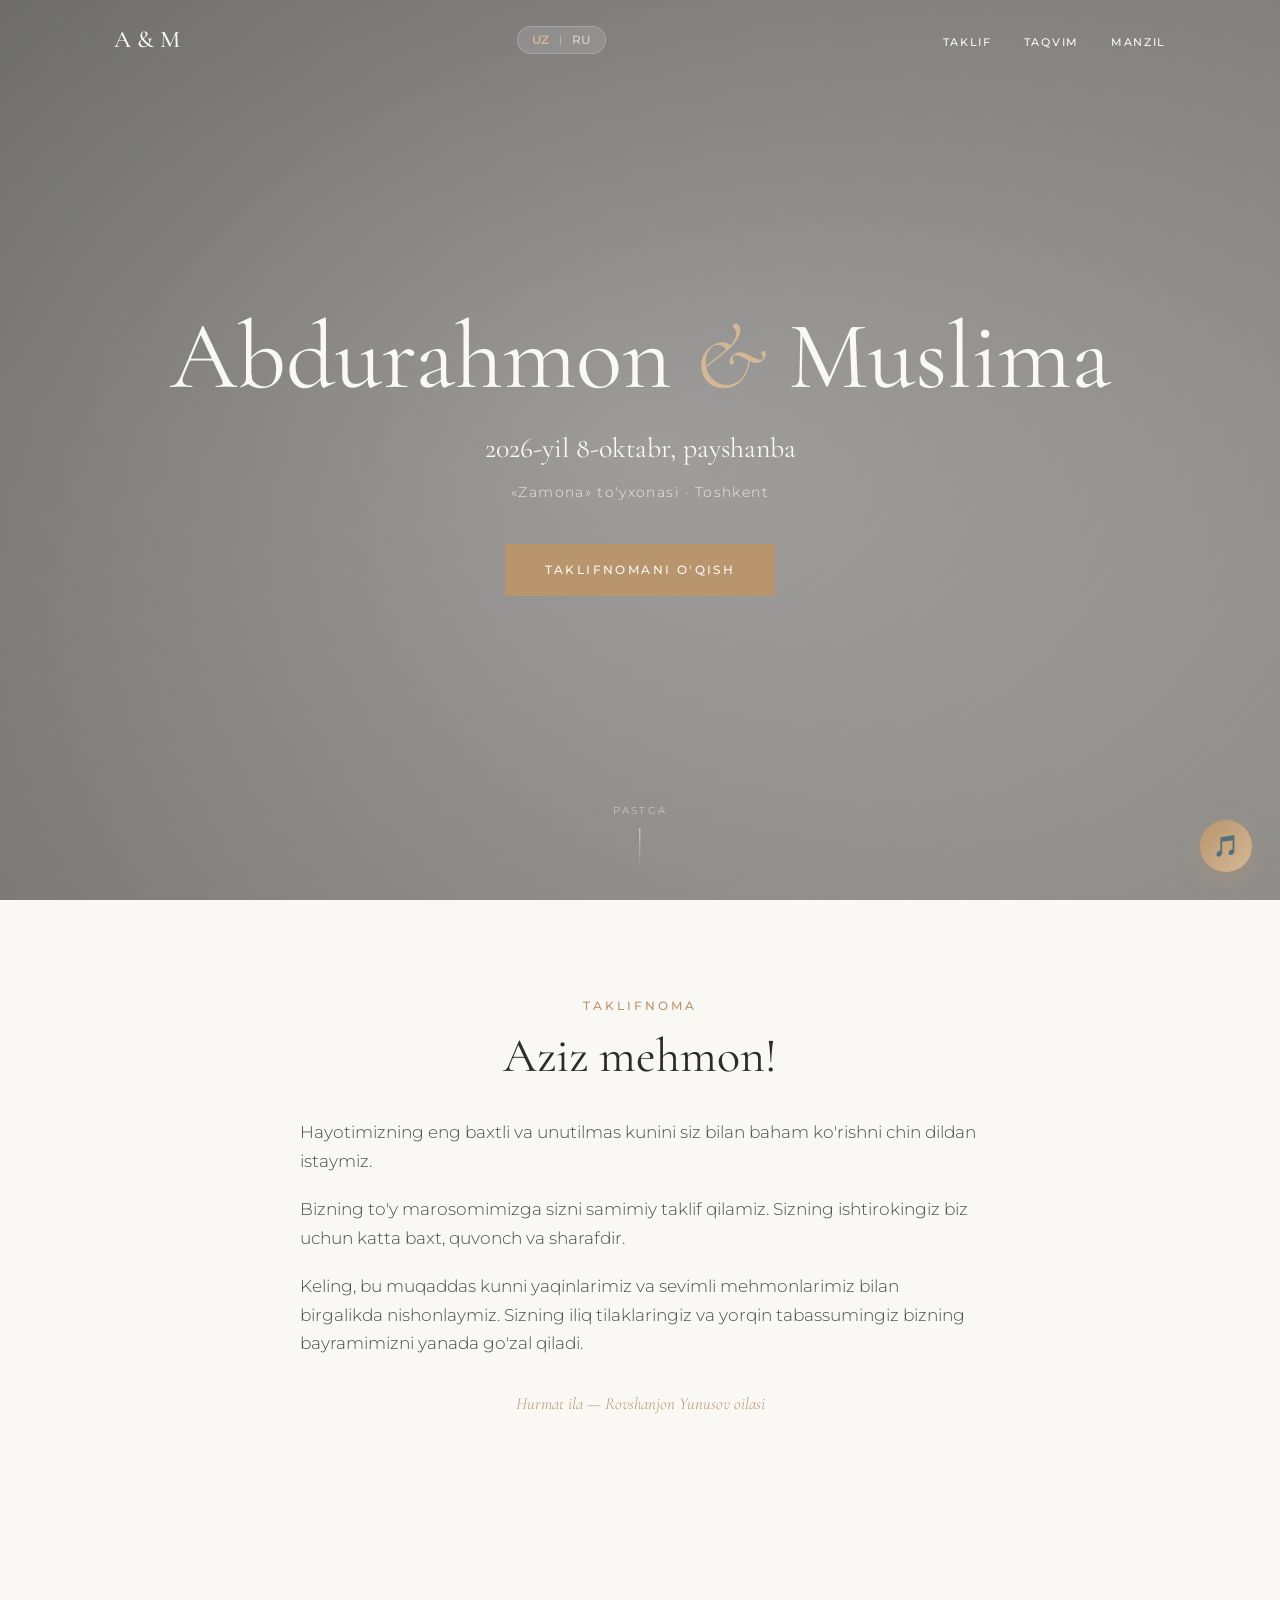
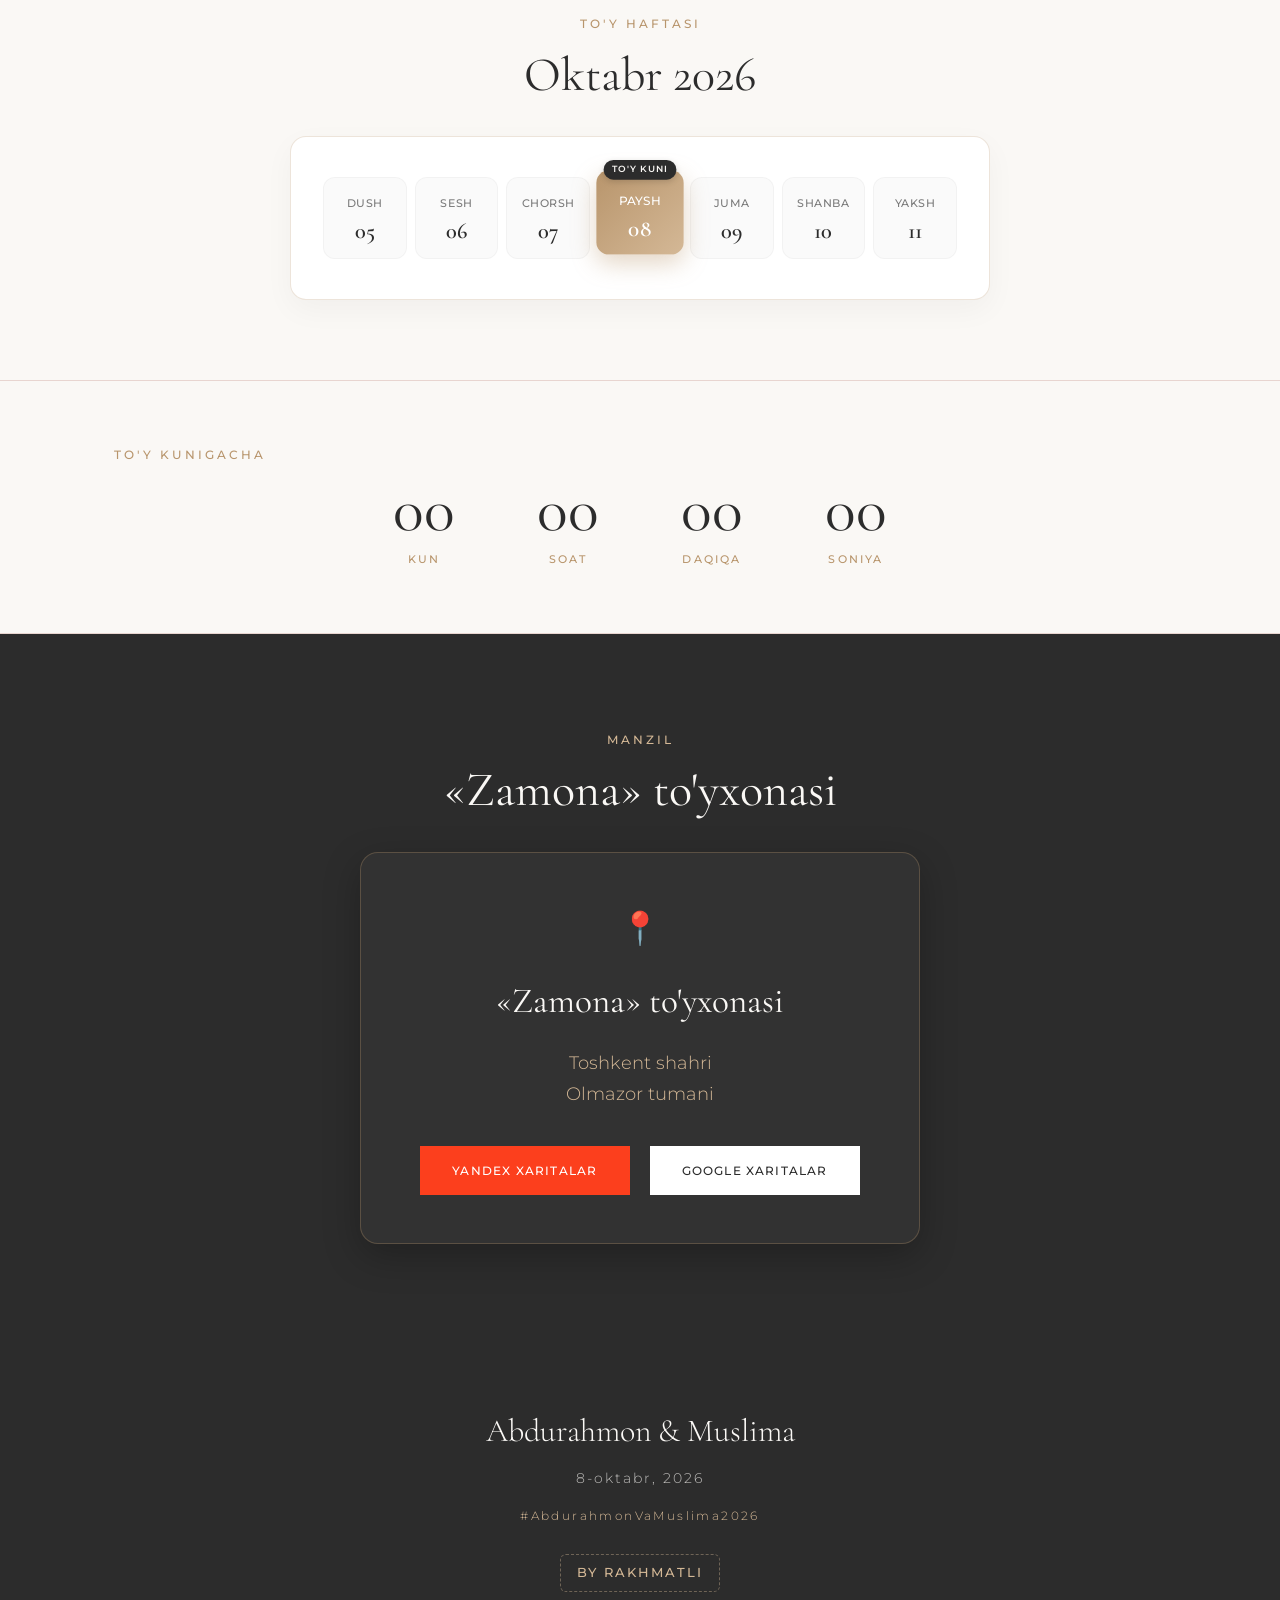
<file: index.html>
<!DOCTYPE html>
<html lang="uz">
<head>
  <meta charset="UTF-8">
  <meta name="viewport" content="width=device-width, initial-scale=1.0">
  <meta name="description" content="To'y taklifnomasi — bizning baxtli kunimizga marhamat">
  <title data-i18n="pageTitle">Abdurahmon & Muslima — To'y taklifnomasi</title>
  <link rel="preconnect" href="https://fonts.googleapis.com">
  <link rel="preconnect" href="https://fonts.gstatic.com" crossorigin>
  <link href="https://fonts.googleapis.com/css2?family=Cormorant+Garamond:ital,wght@0,400;0,500;0,600;1,400&family=Montserrat:wght@300;400;500;600&display=swap" rel="stylesheet">
  <link rel="stylesheet" href="css/style.css">
</head>
<body>

  <nav class="nav" id="nav">
    <div class="nav__backdrop" id="navBackdrop"></div>
    <div class="nav__inner">
      <a href="#hero" class="nav__logo">A & M</a>

      <div class="nav__right">
        <div class="lang-switch" id="langSwitch">
          <button type="button" class="lang-btn lang-btn--active" data-lang="uz">UZ</button>
          <span class="lang-divider">|</span>
          <button type="button" class="lang-btn" data-lang="ru">RU</button>
        </div>

        <button class="nav__toggle" id="navToggle" aria-label="Menyuni ochish" aria-expanded="false">
          <span></span>
          <span></span>
          <span></span>
        </button>
      </div>

      <ul class="nav__links" id="navLinks">
        <li><a href="#invitation" data-i18n="navTaklif">Taklif</a></li>
        <li><a href="#calendar" data-i18n="navTaqvim">Taqvim</a></li>
        <li><a href="#location" data-i18n="navManzil">Manzil</a></li>
      </ul>
    </div>
  </nav>

  <header class="hero" id="hero">
    <div class="hero__overlay"></div>
    <div class="hero__content">
      <h1 class="hero__names">Abdurahmon <span class="hero__amp">&</span> Muslima</h1>
      <p class="hero__date" data-i18n="heroDate">2026-yil 8-oktabr, payshanba</p>
      <p class="hero__location" data-i18n="heroLocation">«Zamona» to'yxonasi · Toshkent</p>
      <a href="#invitation" class="btn btn--primary" data-i18n="heroBtn">Taklifnomani o'qish</a>
    </div>
    <div class="hero__scroll">
      <span data-i18n="heroScroll">Pastga</span>
      <div class="hero__scroll-line"></div>
    </div>
  </header>

  <section class="invitation" id="invitation">
    <div class="container">
      <div class="invitation__inner">
        <p class="section-label" data-i18n="invLabel">Taklifnoma</p>
        <h2 class="section-title" data-i18n="invTitle">Aziz mehmon!</h2>
        <div class="invitation__text">
          <p data-i18n="invP1">
            Hayotimizning eng baxtli va unutilmas kunini siz bilan baham ko'rishni chin dildan istaymiz.
          </p>
          <p data-i18n="invP2">
            Bizning to'y marosomimizga sizni samimiy taklif qilamiz. Sizning ishtirokingiz biz uchun
            katta baxt, quvonch va sharafdir.
          </p>
          <p data-i18n="invP3">
            Keling, bu muqaddas kunni yaqinlarimiz va sevimli mehmonlarimiz bilan birgalikda nishonlaymiz.
            Sizning iliq tilaklaringiz va yorqin tabassumingiz bizning bayramimizni yanada go'zal qiladi.
          </p>
          <p class="invitation__closing" data-i18n="invClosing">
            Sizni kutamiz — Abdurahmon & Muslima oilasi
          </p>
        </div>
      </div>
    </div>
  </section>

  <section class="calendar-section" id="calendar">
    <div class="container">
      <p class="section-label" data-i18n="calLabel">To'y haftasi</p>
      <h2 class="section-title" data-i18n="calTitle">Oktabr 2026</h2>
      <div class="calendar-card">
        <div class="calendar-week">
          <div class="calendar-day">
            <span class="calendar-day__name" data-i18n="dayDush">Dush</span>
            <span class="calendar-day__number">05</span>
          </div>
          <div class="calendar-day">
            <span class="calendar-day__name" data-i18n="daySesh">Sesh</span>
            <span class="calendar-day__number">06</span>
          </div>
          <div class="calendar-day">
            <span class="calendar-day__name" data-i18n="dayChorsh">Chorsh</span>
            <span class="calendar-day__number">07</span>
          </div>
          <div class="calendar-day calendar-day--wedding">
            <span class="calendar-day__badge" data-i18n="calBadge">To'y kuni</span>
            <span class="calendar-day__name" data-i18n="dayPaysh">Paysh</span>
            <span class="calendar-day__number">08</span>
          </div>
          <div class="calendar-day">
            <span class="calendar-day__name" data-i18n="dayJuma">Juma</span>
            <span class="calendar-day__number">09</span>
          </div>
          <div class="calendar-day">
            <span class="calendar-day__name" data-i18n="dayShanba">Shanba</span>
            <span class="calendar-day__number">10</span>
          </div>
          <div class="calendar-day">
            <span class="calendar-day__name" data-i18n="dayYaksh">Yaksh</span>
            <span class="calendar-day__number">11</span>
          </div>
        </div>
      </div>
    </div>
  </section>

  <section class="countdown" aria-label="To'y kunigacha qolgan vaqt">
    <div class="container">
      <p class="section-label" data-i18n="countLabel">To'y kunigacha</p>
      <div class="countdown__grid" id="countdown">
        <div class="countdown__item">
          <span class="countdown__number" id="days">00</span>
          <span class="countdown__label" data-i18n="days">Kun</span>
        </div>
        <div class="countdown__item">
          <span class="countdown__number" id="hours">00</span>
          <span class="countdown__label" data-i18n="hours">Soat</span>
        </div>
        <div class="countdown__item">
          <span class="countdown__number" id="minutes">00</span>
          <span class="countdown__label" data-i18n="minutes">Daqiqa</span>
        </div>
        <div class="countdown__item">
          <span class="countdown__number" id="seconds">00</span>
          <span class="countdown__label" data-i18n="seconds">Soniya</span>
        </div>
      </div>
    </div>
  </section>

  <section class="location-section" id="location">
    <div class="container">
      <p class="section-label section-label--light" data-i18n="locLabel">Manzil</p>
      <h2 class="section-title section-title--light" data-i18n="locTitle">«Zamona» to'yxonasi</h2>

      <div class="location-card">
        <div class="location-card__icon">📍</div>
        <h3 class="location-card__name" data-i18n="locName">«Zamona» to'yxonasi</h3>
        <p class="location-card__address" data-i18n-html="locAddress">
          Toshkent shahri<br>
          Olmazor tumani
        </p>

        <div class="location-card__buttons">
          <a
            href="https://yandex.uz/maps/org/zamona/180038073888/?ll=69.241425%2C41.343839&mode=search&pt=69.279737%2C41.311151&sll=69.279737%2C41.311151&sspn=0.000021%2C0.011746&text=zamona&z=4"
            class="btn btn--map btn--yandex"
            target="_blank"
            rel="noopener noreferrer"
            data-i18n="btnYandex"
          >
            Yandex Xaritalar
          </a>
          <a
            href="https://www.google.com/maps/place/Restaurant+%E2%80%9CZamona%E2%80%9D/@41.3805945,69.2042133,17z/data=!4m6!3m5!1s0x38ae8dc541286251:0x4e62f627a32ea10c!8m2!3d41.3800793!4d69.2060479!16s%2Fg%2F11cn15x05c?entry=ttu&g_ep=EgoyMDI2MDcyOS4wIKXMDSoASAFQAw%3D%3D"
            class="btn btn--map btn--google"
            target="_blank"
            rel="noopener noreferrer"
            data-i18n="btnGoogle"
          >
            Google Xaritalar
          </a>
        </div>
      </div>
    </div>
  </section>

  <footer class="footer">
    <div class="container">
      <p class="footer__names">Abdurahmon & Muslima</p>
      <p class="footer__date" data-i18n="footerDate">8-oktabr, 2026</p>
      <p class="footer__tagline">#AbdurahmonVaMuslima2026</p>
      <p class="footer__credit">
        <a href="https://t.me/rakhmatli" target="_blank" rel="noopener noreferrer">By RAKHMATLI</a>
      </p>
    </div>
  </footer>

  <!-- Background Music Element -->
  <audio id="bgMusic" src="audio/music.mp3" loop preload="auto"></audio>

  <!-- Floating Music Toggle Button -->
  <button class="music-toggle" id="musicToggle" aria-label="Musiqa" title="Musiqa">
    <span class="music-toggle__icon" id="musicIcon">🎵</span>
    <span class="music-toggle__waves" id="musicWaves">
      <span></span>
      <span></span>
      <span></span>
    </span>
  </button>

  <script src="js/main.js"></script>
</body>
</html>
</file>
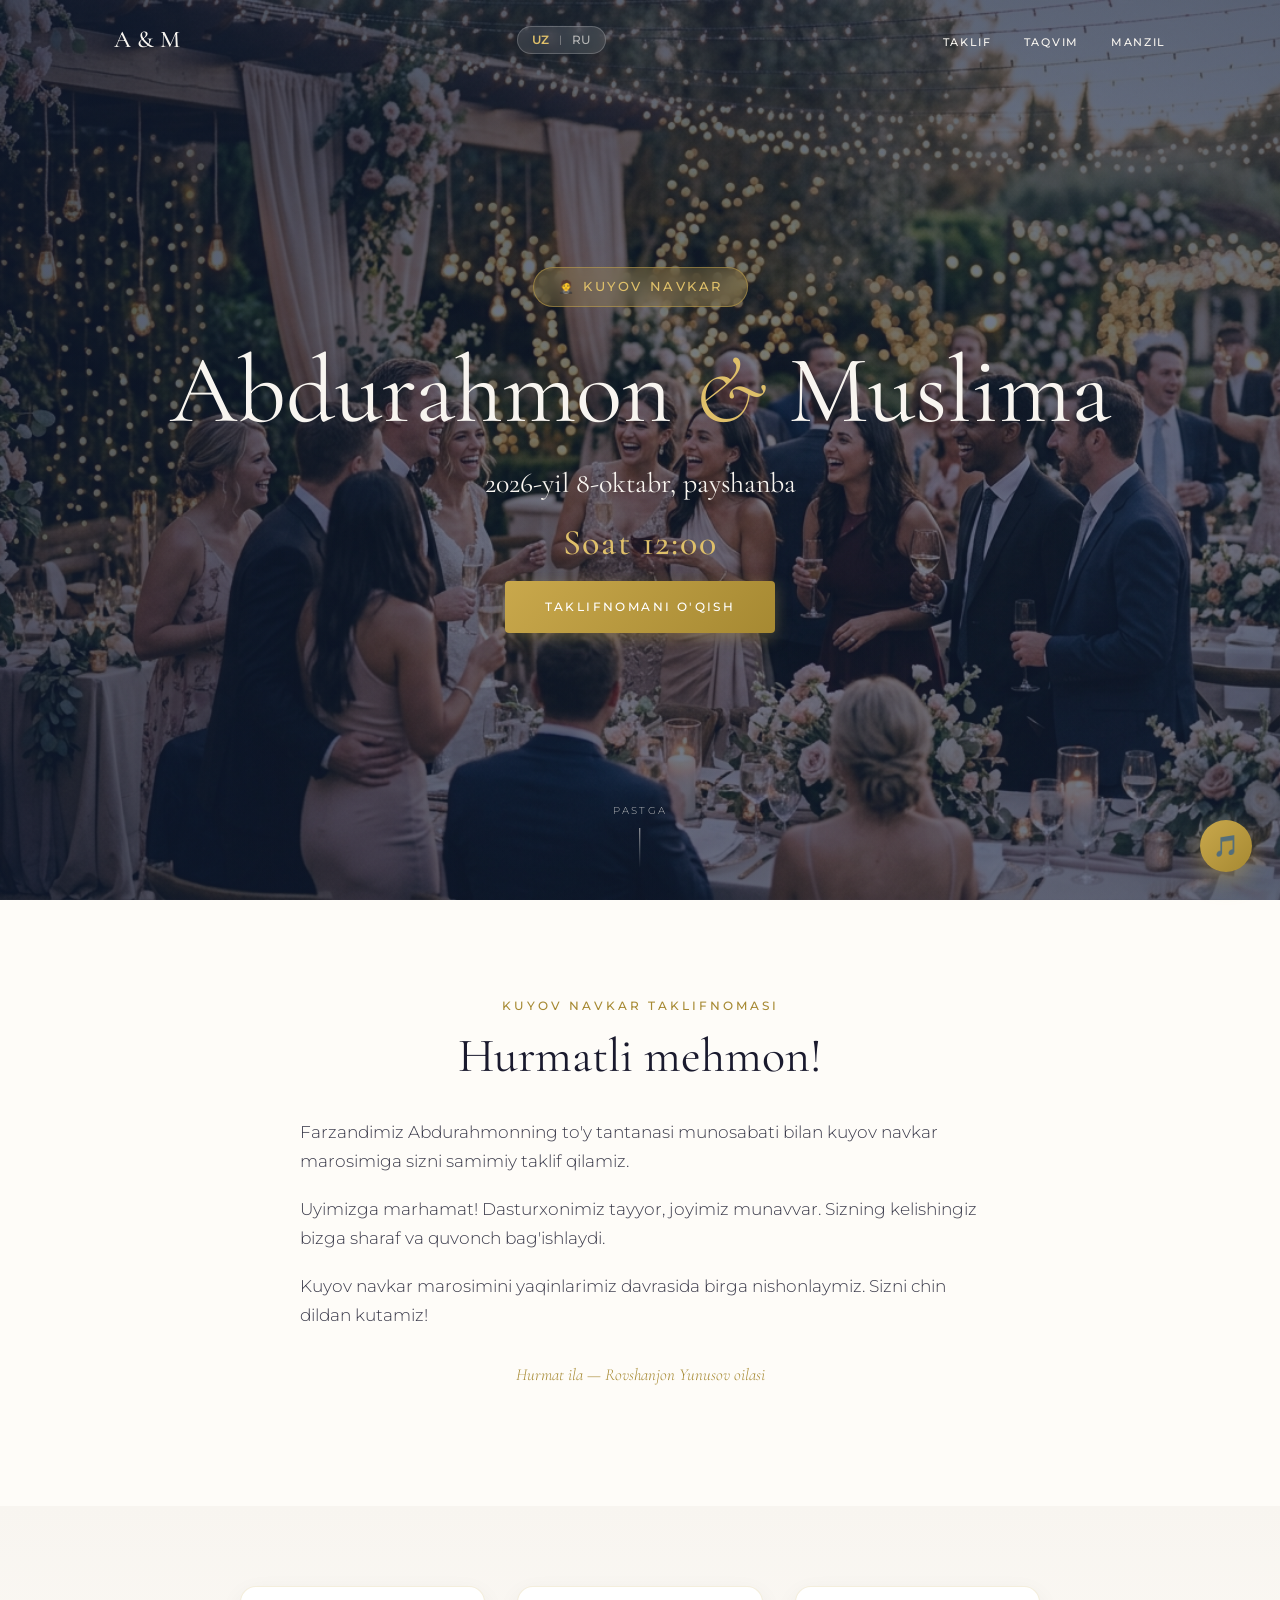
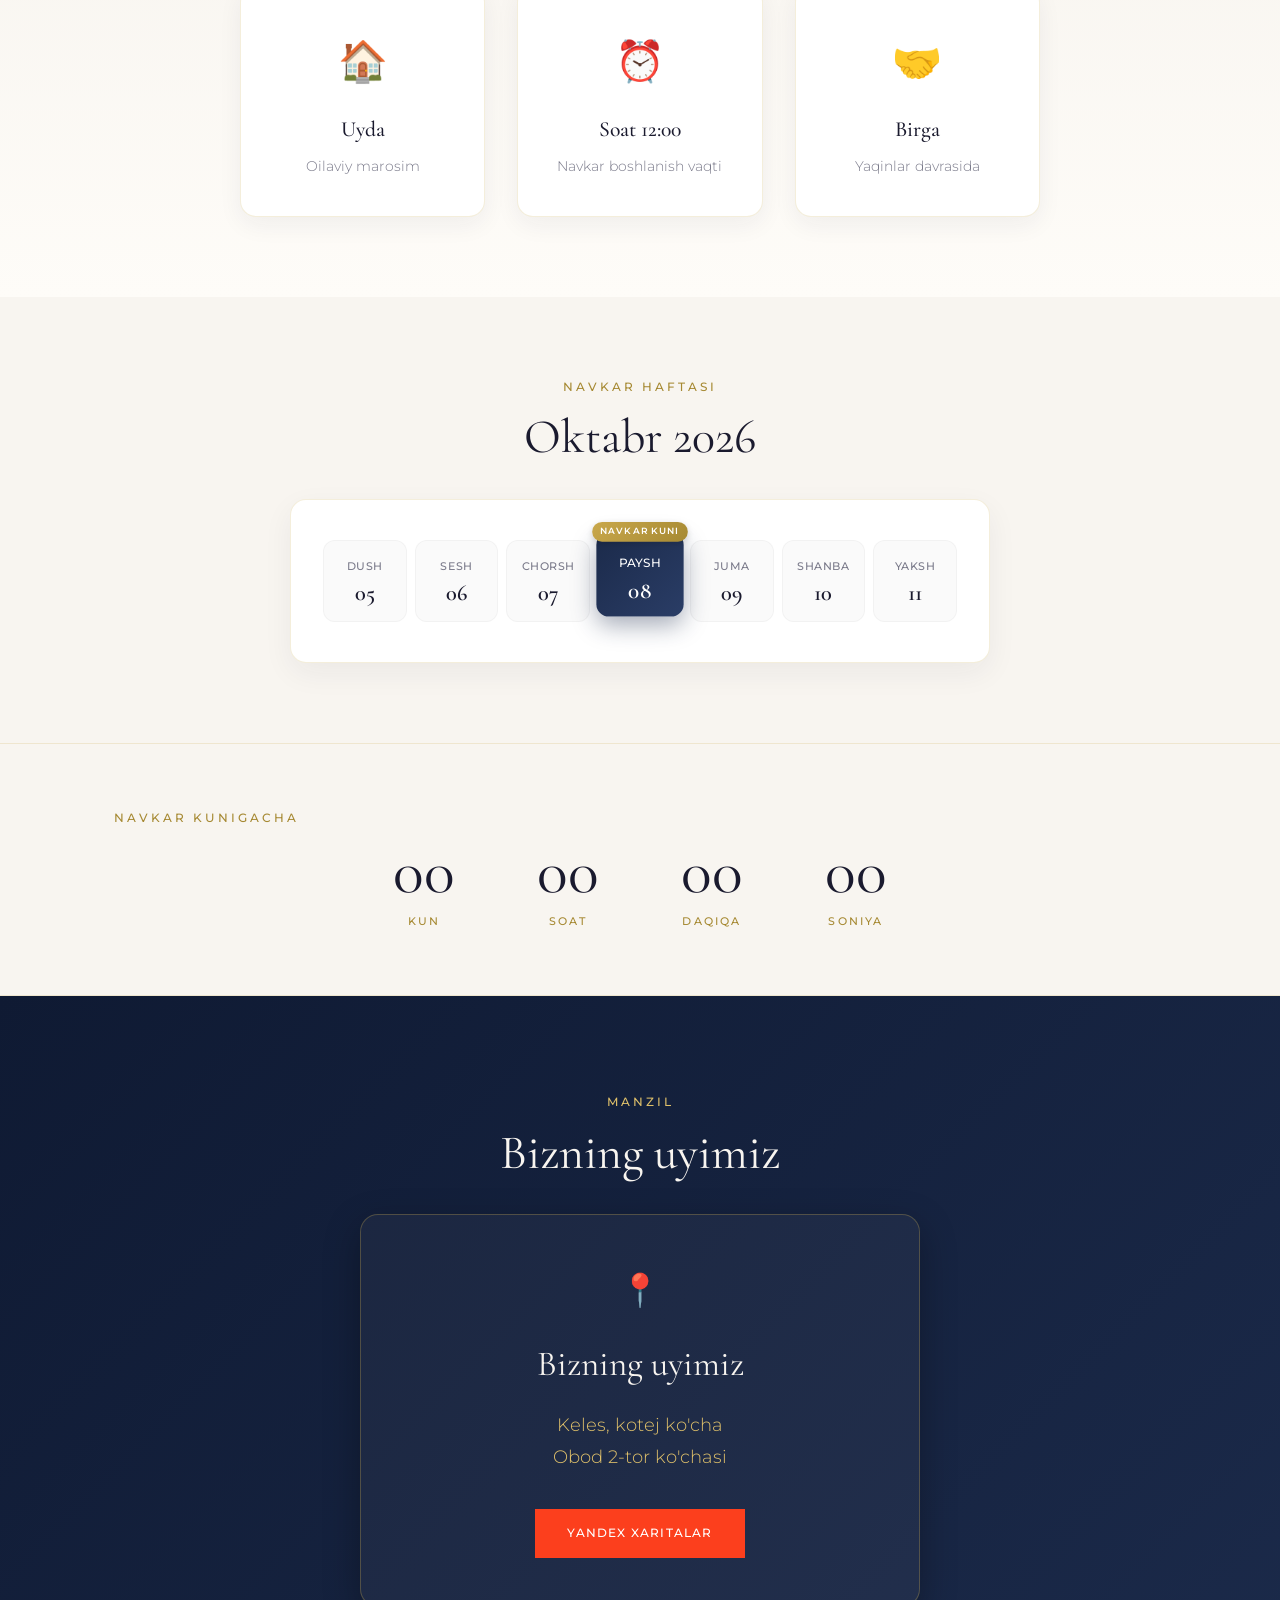
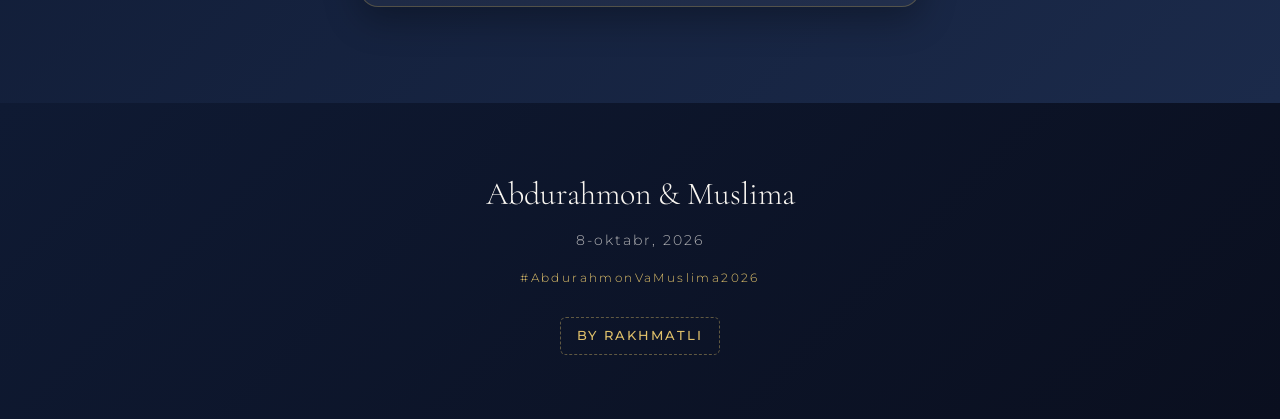
<file: navkar.html>
<!DOCTYPE html>
<html lang="uz">
<head>
  <meta charset="UTF-8">
  <meta name="viewport" content="width=device-width, initial-scale=1.0">
  <meta name="description" content="Kuyov navkar taklifnomasi — kuyov navkar marosimiga marhamat">
  <title data-i18n="pageTitle">Abdurahmon & Muslima — Kuyov navkar taklifnomasi</title>
  <link rel="preconnect" href="https://fonts.googleapis.com">
  <link rel="preconnect" href="https://fonts.gstatic.com" crossorigin>
  <link href="https://fonts.googleapis.com/css2?family=Cormorant+Garamond:ital,wght@0,400;0,500;0,600;1,400&family=Montserrat:wght@300;400;500;600&display=swap" rel="stylesheet">
  <link rel="stylesheet" href="css/navkar.css">
</head>
<body>

  <nav class="nav" id="nav">
    <div class="nav__backdrop" id="navBackdrop"></div>
    <div class="nav__inner">
      <a href="#hero" class="nav__logo">A & M</a>

      <div class="nav__right">
        <div class="lang-switch" id="langSwitch">
          <button type="button" class="lang-btn lang-btn--active" data-lang="uz">UZ</button>
          <span class="lang-divider">|</span>
          <button type="button" class="lang-btn" data-lang="ru">RU</button>
        </div>

        <button class="nav__toggle" id="navToggle" aria-label="Menyuni ochish" aria-expanded="false">
          <span></span>
          <span></span>
          <span></span>
        </button>
      </div>

      <ul class="nav__links" id="navLinks">
        <li><a href="#invitation" data-i18n="navTaklif">Taklif</a></li>
        <li><a href="#calendar" data-i18n="navTaqvim">Taqvim</a></li>
        <li><a href="#location" data-i18n="navManzil">Manzil</a></li>
      </ul>
    </div>
  </nav>

  <header class="hero" id="hero">
    <div class="hero__overlay"></div>
    <div class="hero__content">
      <p class="hero__badge" data-i18n="heroBadge">🤵 Kuyov navkar</p>
      <h1 class="hero__names">Abdurahmon <span class="hero__amp">&</span> Muslima</h1>
      <p class="hero__date" data-i18n="heroDate">2026-yil 8-oktabr, payshanba</p>
      <p class="hero__time" data-i18n="heroTime">Soat 12:00</p>
      <a href="#invitation" class="btn btn--primary" data-i18n="heroBtn">Taklifnomani o'qish</a>
    </div>
    <div class="hero__scroll">
      <span data-i18n="heroScroll">Pastga</span>
      <div class="hero__scroll-line"></div>
    </div>
  </header>

  <section class="invitation" id="invitation">
    <div class="container">
      <div class="invitation__inner">
        <p class="section-label" data-i18n="invLabel">Kuyov navkar taklifnomasi</p>
        <h2 class="section-title" data-i18n="invTitle">Hurmatli mehmon!</h2>
        <div class="invitation__text">
          <p data-i18n="invP1">
            Farzandimiz Abdurahmonning to'y tantanasi munosabati bilan kuyov navkar marosimiga sizni samimiy taklif qilamiz.
          </p>
          <p data-i18n="invP2">
            Uyimizga marhamat! Dasturxonimiz tayyor, joyimiz munavvar. Sizning kelishingiz bizga sharaf va quvonch bag'ishlaydi.
          </p>
          <p data-i18n="invP3">
            Kuyov navkar marosimini yaqinlarimiz davrasida birga nishonlaymiz. Sizni chin dildan kutamiz!
          </p>
          <p class="invitation__closing" data-i18n="invClosing">
            Hurmat ila — Rovshanjon Yunusov oilasi
          </p>
        </div>
      </div>
    </div>
  </section>

  <section class="navkar-feature" id="navkar-feature">
    <div class="container">
      <div class="navkar-feature__grid">
        <div class="navkar-feature__card">
          <span class="navkar-feature__emoji">🏠</span>
          <h3 class="navkar-feature__title" data-i18n="featHome">Uyda</h3>
          <p class="navkar-feature__desc" data-i18n="featHomeDesc">Oilaviy marosim</p>
        </div>
        <div class="navkar-feature__card">
          <span class="navkar-feature__emoji">⏰</span>
          <h3 class="navkar-feature__title" data-i18n="featTime">Soat 12:00</h3>
          <p class="navkar-feature__desc" data-i18n="featTimeDesc">Navkar boshlanish vaqti</p>
        </div>
        <div class="navkar-feature__card">
          <span class="navkar-feature__emoji">🤝</span>
          <h3 class="navkar-feature__title" data-i18n="featTogether">Birga</h3>
          <p class="navkar-feature__desc" data-i18n="featTogetherDesc">Yaqinlar davrasida</p>
        </div>
      </div>
    </div>
  </section>

  <section class="calendar-section" id="calendar">
    <div class="container">
      <p class="section-label" data-i18n="calLabel">Navkar haftasi</p>
      <h2 class="section-title" data-i18n="calTitle">Oktabr 2026</h2>
      <div class="calendar-card">
        <div class="calendar-week">
          <div class="calendar-day">
            <span class="calendar-day__name" data-i18n="dayDush">Dush</span>
            <span class="calendar-day__number">05</span>
          </div>
          <div class="calendar-day">
            <span class="calendar-day__name" data-i18n="daySesh">Sesh</span>
            <span class="calendar-day__number">06</span>
          </div>
          <div class="calendar-day">
            <span class="calendar-day__name" data-i18n="dayChorsh">Chorsh</span>
            <span class="calendar-day__number">07</span>
          </div>
          <div class="calendar-day calendar-day--navkar">
            <span class="calendar-day__badge" data-i18n="calBadge">Navkar kuni</span>
            <span class="calendar-day__name" data-i18n="dayPaysh">Paysh</span>
            <span class="calendar-day__number">08</span>
          </div>
          <div class="calendar-day">
            <span class="calendar-day__name" data-i18n="dayJuma">Juma</span>
            <span class="calendar-day__number">09</span>
          </div>
          <div class="calendar-day">
            <span class="calendar-day__name" data-i18n="dayShanba">Shanba</span>
            <span class="calendar-day__number">10</span>
          </div>
          <div class="calendar-day">
            <span class="calendar-day__name" data-i18n="dayYaksh">Yaksh</span>
            <span class="calendar-day__number">11</span>
          </div>
        </div>
      </div>
    </div>
  </section>

  <section class="countdown" aria-label="Navkar kunigacha qolgan vaqt">
    <div class="container">
      <p class="section-label" data-i18n="countLabel">Navkar kunigacha</p>
      <div class="countdown__grid" id="countdown">
        <div class="countdown__item">
          <span class="countdown__number" id="days">00</span>
          <span class="countdown__label" data-i18n="days">Kun</span>
        </div>
        <div class="countdown__item">
          <span class="countdown__number" id="hours">00</span>
          <span class="countdown__label" data-i18n="hours">Soat</span>
        </div>
        <div class="countdown__item">
          <span class="countdown__number" id="minutes">00</span>
          <span class="countdown__label" data-i18n="minutes">Daqiqa</span>
        </div>
        <div class="countdown__item">
          <span class="countdown__number" id="seconds">00</span>
          <span class="countdown__label" data-i18n="seconds">Soniya</span>
        </div>
      </div>
    </div>
  </section>

  <section class="location-section" id="location">
    <div class="container">
      <p class="section-label section-label--light" data-i18n="locLabel">Manzil</p>
      <h2 class="section-title section-title--light" data-i18n="locTitle">Bizning uyimiz</h2>

      <div class="location-card">
        <div class="location-card__icon">📍</div>
        <h3 class="location-card__name" data-i18n="locName">Bizning uyimiz</h3>
        <p class="location-card__address" data-i18n-html="locAddress">
          Keles, kotej ko'cha<br>
          Obod 2-tor ko'chasi
        </p>

        <div class="location-card__buttons">
          <a
            href="https://yandex.uz/maps/-/CTxdJVzD"
            class="btn btn--map btn--yandex"
            target="_blank"
            rel="noopener noreferrer"
            data-i18n="btnYandex"
          >
            Yandex Xaritalar
          </a>
        </div>
      </div>
    </div>
  </section>

  <footer class="footer">
    <div class="container">
      <p class="footer__names">Abdurahmon & Muslima</p>
      <p class="footer__date" data-i18n="footerDate">8-oktabr, 2026</p>
      <p class="footer__tagline">#AbdurahmonVaMuslima2026</p>
      <p class="footer__credit">
        <a href="https://t.me/rakhmatli" target="_blank" rel="noopener noreferrer">By RAKHMATLI</a>
      </p>
    </div>
  </footer>

  <!-- Background Music Element (same as index.html) -->
  <audio id="bgMusic" src="audio/music.mp3" loop preload="auto"></audio>

  <!-- Floating Music Toggle Button -->
  <button class="music-toggle" id="musicToggle" aria-label="Musiqa" title="Musiqa">
    <span class="music-toggle__icon" id="musicIcon">🎵</span>
    <span class="music-toggle__waves" id="musicWaves">
      <span></span>
      <span></span>
      <span></span>
    </span>
  </button>

  <script src="js/navkar.js"></script>
</body>
</html>
</file>
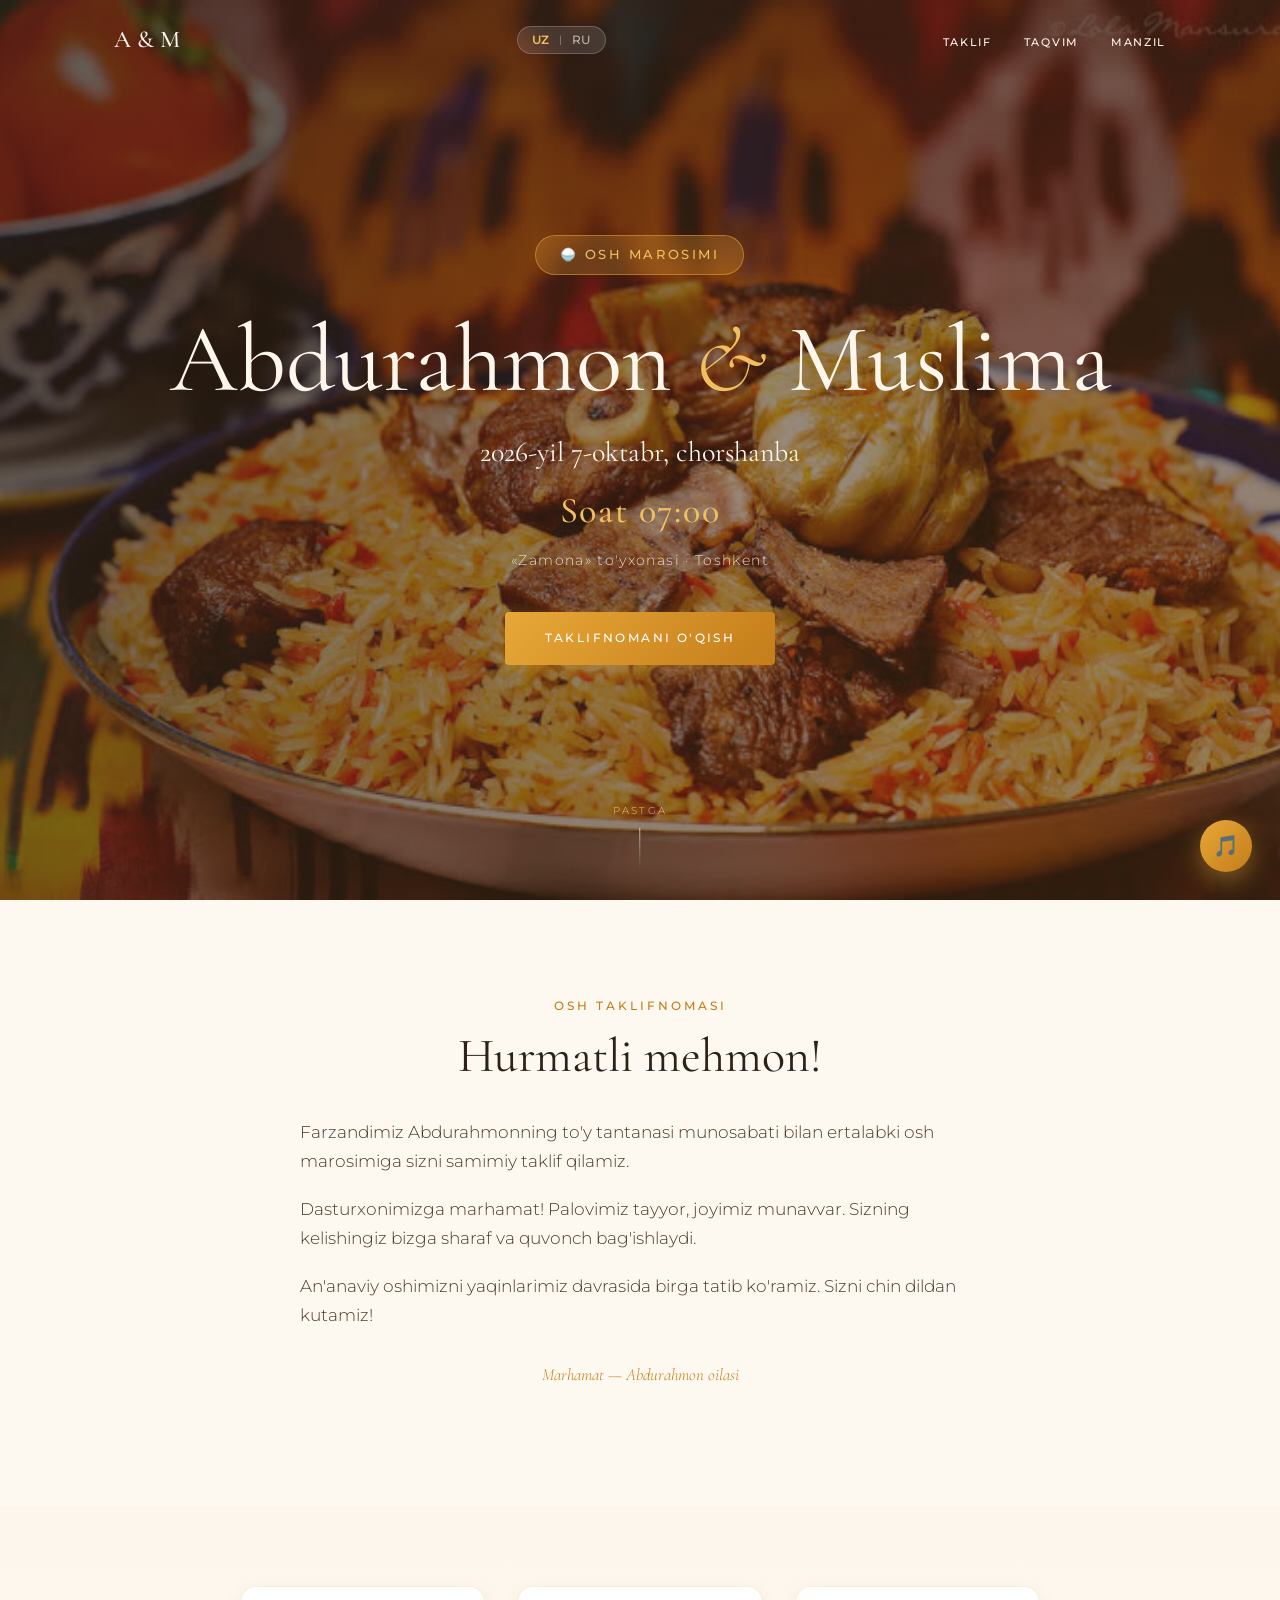
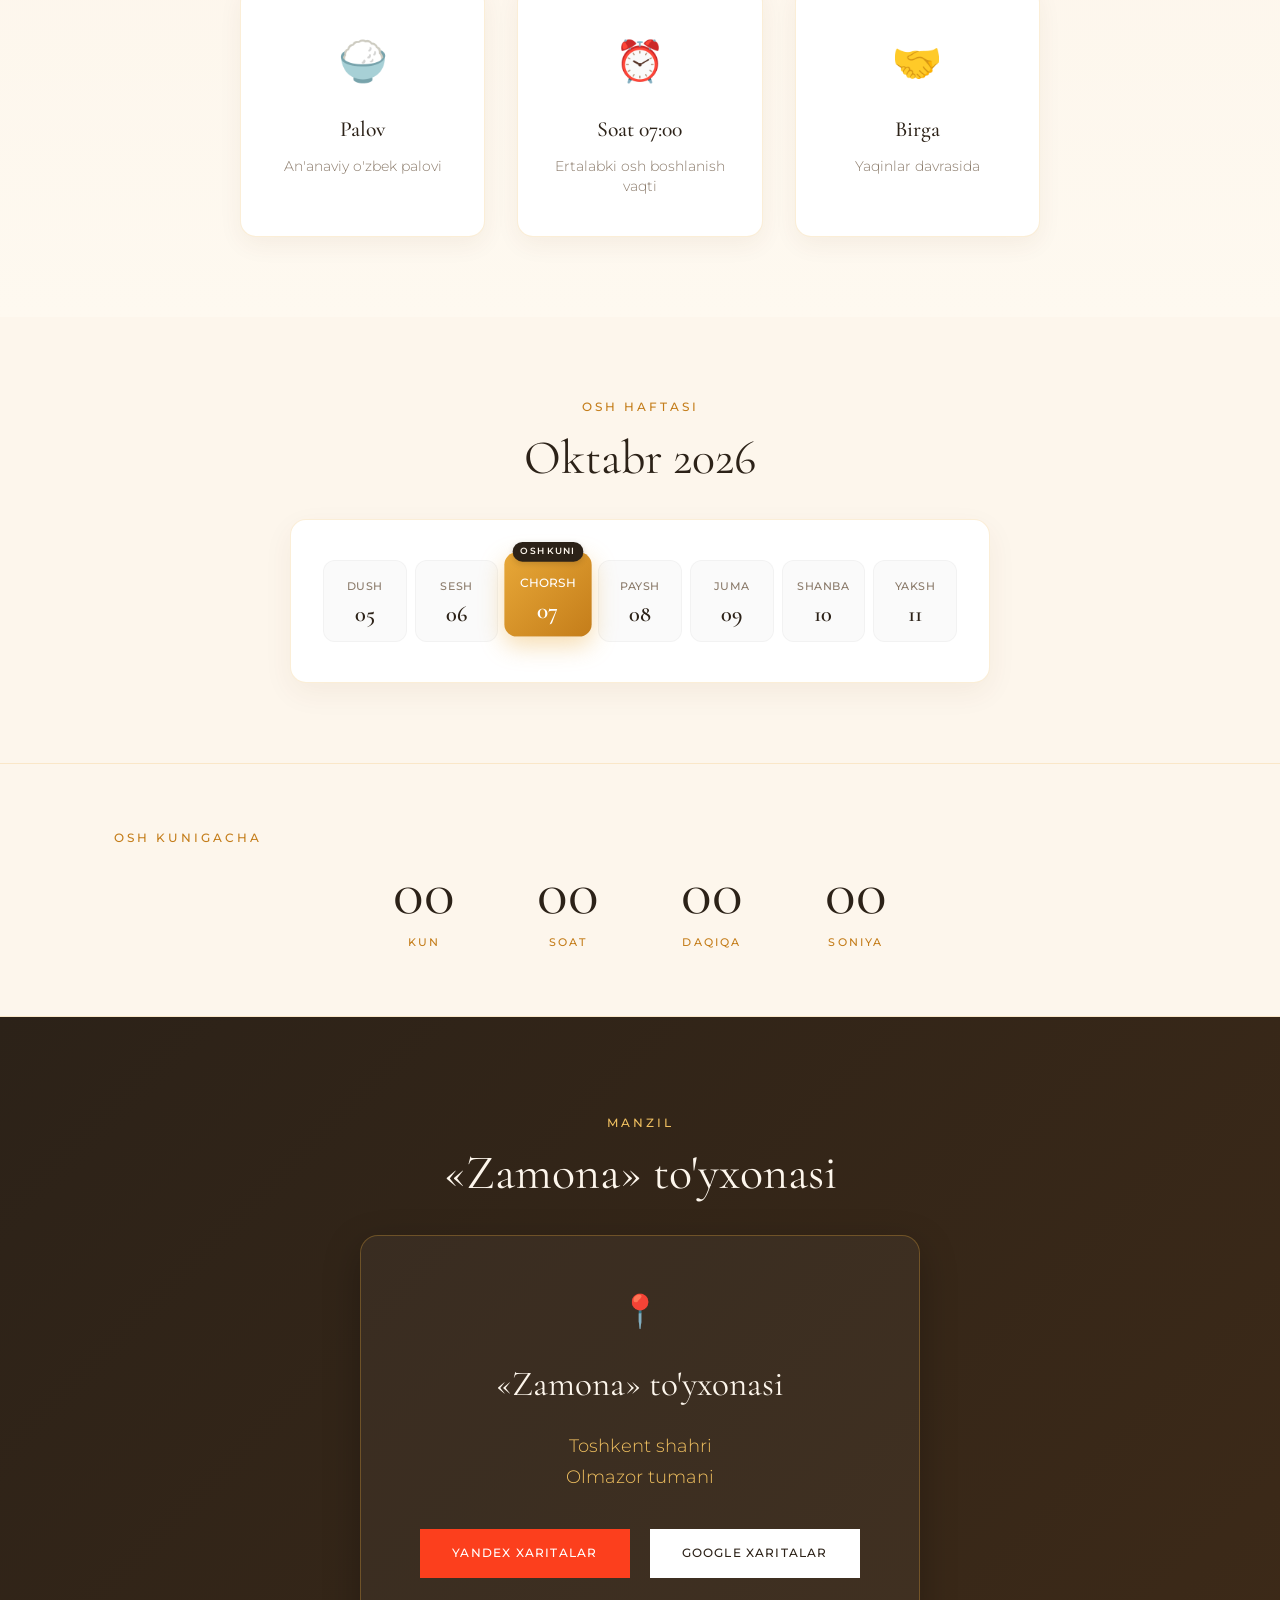
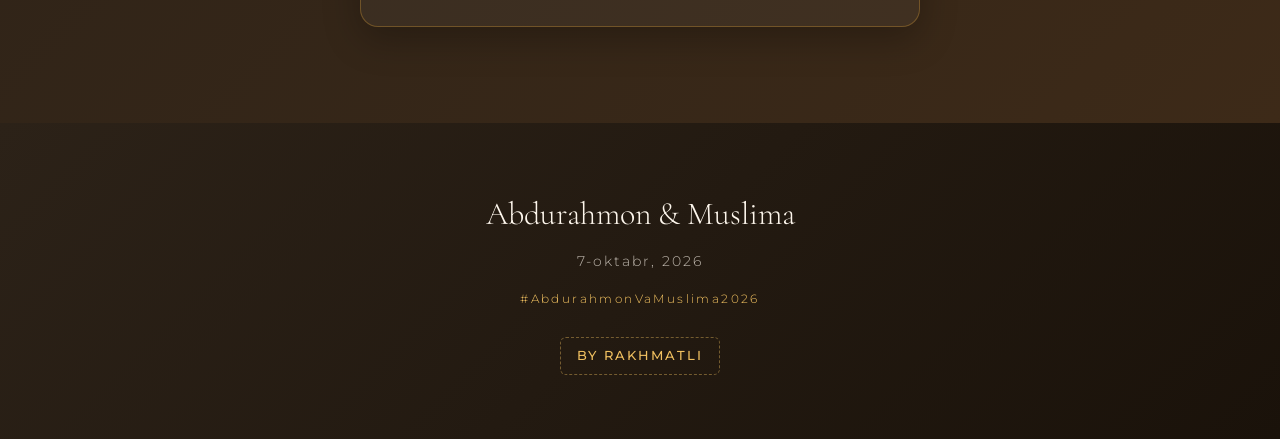
<file: osh.html>
<!DOCTYPE html>
<html lang="uz">
<head>
  <meta charset="UTF-8">
  <meta name="viewport" content="width=device-width, initial-scale=1.0">
  <meta name="description" content="Osh (palov) taklifnomasi — ertalabki oshga marhamat">
  <title data-i18n="pageTitle">Abdurahmon & Muslima — Osh taklifnomasi</title>
  <link rel="preconnect" href="https://fonts.googleapis.com">
  <link rel="preconnect" href="https://fonts.gstatic.com" crossorigin>
  <link href="https://fonts.googleapis.com/css2?family=Cormorant+Garamond:ital,wght@0,400;0,500;0,600;1,400&family=Montserrat:wght@300;400;500;600&display=swap" rel="stylesheet">
  <link rel="stylesheet" href="css/osh.css">
</head>
<body>

  <nav class="nav" id="nav">
    <div class="nav__backdrop" id="navBackdrop"></div>
    <div class="nav__inner">
      <a href="#hero" class="nav__logo">A & M</a>

      <div class="nav__right">
        <div class="lang-switch" id="langSwitch">
          <button type="button" class="lang-btn lang-btn--active" data-lang="uz">UZ</button>
          <span class="lang-divider">|</span>
          <button type="button" class="lang-btn" data-lang="ru">RU</button>
        </div>

        <button class="nav__toggle" id="navToggle" aria-label="Menyuni ochish" aria-expanded="false">
          <span></span>
          <span></span>
          <span></span>
        </button>
      </div>

      <ul class="nav__links" id="navLinks">
        <li><a href="#invitation" data-i18n="navTaklif">Taklif</a></li>
        <li><a href="#calendar" data-i18n="navTaqvim">Taqvim</a></li>
        <li><a href="#location" data-i18n="navManzil">Manzil</a></li>
      </ul>
    </div>
  </nav>

  <header class="hero" id="hero">
    <div class="hero__overlay"></div>
    <div class="hero__content">
      <p class="hero__badge" data-i18n="heroBadge">🍚 Osh marosimi</p>
      <h1 class="hero__names">Abdurahmon <span class="hero__amp">&</span> Muslima</h1>
      <p class="hero__date" data-i18n="heroDate">2026-yil 7-oktabr, chorshanba</p>
      <p class="hero__time" data-i18n="heroTime">Soat 07:00</p>
      <p class="hero__location" data-i18n="heroLocation">«Zamona» to'yxonasi · Toshkent</p>
      <a href="#invitation" class="btn btn--primary" data-i18n="heroBtn">Taklifnomani o'qish</a>
    </div>
    <div class="hero__scroll">
      <span data-i18n="heroScroll">Pastga</span>
      <div class="hero__scroll-line"></div>
    </div>
  </header>

  <section class="invitation" id="invitation">
    <div class="container">
      <div class="invitation__inner">
        <p class="section-label" data-i18n="invLabel">Osh taklifnomasi</p>
        <h2 class="section-title" data-i18n="invTitle">Hurmatli mehmon!</h2>
        <div class="invitation__text">
          <p data-i18n="invP1">
            Farzandimiz Abdurahmonning to'y tantanasi munosabati bilan ertalabki osh marosimiga sizni samimiy taklif qilamiz.
          </p>
          <p data-i18n="invP2">
            Dasturxonimizga marhamat! Palovimiz tayyor, joyimiz munavvar. Sizning kelishingiz bizga sharaf va quvonch bag'ishlaydi.
          </p>
          <p data-i18n="invP3">
            An'anaviy oshimizni yaqinlarimiz davrasida birga tatib ko'ramiz. Sizni chin dildan kutamiz!
          </p>
          <p class="invitation__closing" data-i18n="invClosing">
            Hurmat ila — Rovshanjon Yunusov oilasi
          </p>
        </div>
      </div>
    </div>
  </section>

  <section class="osh-feature" id="osh-feature">
    <div class="container">
      <div class="osh-feature__grid">
        <div class="osh-feature__card">
          <span class="osh-feature__emoji">🍚</span>
          <h3 class="osh-feature__title" data-i18n="featPlov">Palov</h3>
          <p class="osh-feature__desc" data-i18n="featPlovDesc">An'anaviy o'zbek palovi</p>
        </div>
        <div class="osh-feature__card">
          <span class="osh-feature__emoji">⏰</span>
          <h3 class="osh-feature__title" data-i18n="featTime">Soat 07:00</h3>
          <p class="osh-feature__desc" data-i18n="featTimeDesc">Ertalabki osh boshlanish vaqti</p>
        </div>
        <div class="osh-feature__card">
          <span class="osh-feature__emoji">🤝</span>
          <h3 class="osh-feature__title" data-i18n="featTogether">Birga</h3>
          <p class="osh-feature__desc" data-i18n="featTogetherDesc">Yaqinlar davrasida</p>
        </div>
      </div>
    </div>
  </section>

  <section class="calendar-section" id="calendar">
    <div class="container">
      <p class="section-label" data-i18n="calLabel">Osh haftasi</p>
      <h2 class="section-title" data-i18n="calTitle">Oktabr 2026</h2>
      <div class="calendar-card">
        <div class="calendar-week">
          <div class="calendar-day">
            <span class="calendar-day__name" data-i18n="dayDush">Dush</span>
            <span class="calendar-day__number">05</span>
          </div>
          <div class="calendar-day">
            <span class="calendar-day__name" data-i18n="daySesh">Sesh</span>
            <span class="calendar-day__number">06</span>
          </div>
          <div class="calendar-day calendar-day--osh">
            <span class="calendar-day__badge" data-i18n="calBadge">Osh kuni</span>
            <span class="calendar-day__name" data-i18n="dayChorsh">Chorsh</span>
            <span class="calendar-day__number">07</span>
          </div>
          <div class="calendar-day">
            <span class="calendar-day__name" data-i18n="dayPaysh">Paysh</span>
            <span class="calendar-day__number">08</span>
          </div>
          <div class="calendar-day">
            <span class="calendar-day__name" data-i18n="dayJuma">Juma</span>
            <span class="calendar-day__number">09</span>
          </div>
          <div class="calendar-day">
            <span class="calendar-day__name" data-i18n="dayShanba">Shanba</span>
            <span class="calendar-day__number">10</span>
          </div>
          <div class="calendar-day">
            <span class="calendar-day__name" data-i18n="dayYaksh">Yaksh</span>
            <span class="calendar-day__number">11</span>
          </div>
        </div>
      </div>
    </div>
  </section>

  <section class="countdown" aria-label="Osh kunigacha qolgan vaqt">
    <div class="container">
      <p class="section-label" data-i18n="countLabel">Osh kunigacha</p>
      <div class="countdown__grid" id="countdown">
        <div class="countdown__item">
          <span class="countdown__number" id="days">00</span>
          <span class="countdown__label" data-i18n="days">Kun</span>
        </div>
        <div class="countdown__item">
          <span class="countdown__number" id="hours">00</span>
          <span class="countdown__label" data-i18n="hours">Soat</span>
        </div>
        <div class="countdown__item">
          <span class="countdown__number" id="minutes">00</span>
          <span class="countdown__label" data-i18n="minutes">Daqiqa</span>
        </div>
        <div class="countdown__item">
          <span class="countdown__number" id="seconds">00</span>
          <span class="countdown__label" data-i18n="seconds">Soniya</span>
        </div>
      </div>
    </div>
  </section>

  <section class="location-section" id="location">
    <div class="container">
      <p class="section-label section-label--light" data-i18n="locLabel">Manzil</p>
      <h2 class="section-title section-title--light" data-i18n="locTitle">«Zamona» to'yxonasi</h2>

      <div class="location-card">
        <div class="location-card__icon">📍</div>
        <h3 class="location-card__name" data-i18n="locName">«Zamona» to'yxonasi</h3>
        <p class="location-card__address" data-i18n-html="locAddress">
          Toshkent shahri<br>
          Olmazor tumani
        </p>

        <div class="location-card__buttons">
          <a
            href="https://yandex.uz/maps/org/zamona/180038073888/?ll=69.241425%2C41.343839&mode=search&pt=69.279737%2C41.311151&sll=69.279737%2C41.311151&sspn=0.000021%2C0.011746&text=zamona&z=4"
            class="btn btn--map btn--yandex"
            target="_blank"
            rel="noopener noreferrer"
            data-i18n="btnYandex"
          >
            Yandex Xaritalar
          </a>
          <a
            href="https://www.google.com/maps/place/Restaurant+%E2%80%9CZamona%E2%80%9D/@41.3805945,69.2042133,17z/data=!4m6!3m5!1s0x38ae8dc541286251:0x4e62f627a32ea10c!8m2!3d41.3800793!4d69.2060479!16s%2Fg%2F11cn15x05c?entry=ttu&g_ep=EgoyMDI2MDcyOS4wIKXMDSoASAFQAw%3D%3D"
            class="btn btn--map btn--google"
            target="_blank"
            rel="noopener noreferrer"
            data-i18n="btnGoogle"
          >
            Google Xaritalar
          </a>
        </div>
      </div>
    </div>
  </section>

  <footer class="footer">
    <div class="container">
      <p class="footer__names">Abdurahmon & Muslima</p>
      <p class="footer__date" data-i18n="footerDate">7-oktabr, 2026</p>
      <p class="footer__tagline">#AbdurahmonVaMuslima2026</p>
      <p class="footer__credit">
        <a href="https://t.me/rakhmatli" target="_blank" rel="noopener noreferrer">By RAKHMATLI</a>
      </p>
    </div>
  </footer>

  <!-- Background Music Element -->
  <audio id="bgMusic" src="audio/osh.mp3" loop preload="auto"></audio>

  <!-- Floating Music Toggle Button -->
  <button class="music-toggle" id="musicToggle" aria-label="Musiqa" title="Musiqa">
    <span class="music-toggle__icon" id="musicIcon">🎵</span>
    <span class="music-toggle__waves" id="musicWaves">
      <span></span>
      <span></span>
      <span></span>
    </span>
  </button>

  <script src="js/osh.js"></script>
</body>
</html>
</file>
<file: css/style.css>
/* ============================================
   Wedding Invitation Template — Styles
   ============================================ */

:root {
  --color-cream: #faf8f5;
  --color-blush: #e8d5d0;
  --color-rose: #c9a89a;
  --color-gold: #b8956c;
  --color-gold-light: #d4b896;
  --color-charcoal: #2c2c2c;
  --color-text: #4a4a4a;
  --color-text-light: #7a7a7a;

  --font-serif: 'Cormorant Garamond', Georgia, serif;
  --font-sans: 'Montserrat', sans-serif;

  --transition: 0.3s ease;
  --shadow: 0 4px 24px rgba(0, 0, 0, 0.08);
}

*,
*::before,
*::after {
  box-sizing: border-box;
  margin: 0;
  padding: 0;
}

html {
  scroll-behavior: smooth;
}

body {
  font-family: var(--font-sans);
  font-weight: 300;
  font-size: 1rem;
  line-height: 1.7;
  color: var(--color-text);
  background-color: var(--color-cream);
}

img {
  max-width: 100%;
  display: block;
}

a {
  color: inherit;
  text-decoration: none;
}

.container {
  max-width: 1100px;
  margin: 0 auto;
  padding: 0 1.5rem;
}

/* Typography */
.section-label {
  font-family: var(--font-sans);
  font-size: 0.75rem;
  font-weight: 500;
  letter-spacing: 0.25em;
  text-transform: uppercase;
  color: var(--color-gold);
  margin-bottom: 0.75rem;
}

.section-label--light {
  color: var(--color-gold-light);
}

.section-title {
  font-family: var(--font-serif);
  font-size: clamp(2rem, 5vw, 3rem);
  font-weight: 400;
  color: var(--color-charcoal);
  margin-bottom: 2rem;
  line-height: 1.2;
}

.section-title--light {
  color: var(--color-cream);
}

/* Buttons */
.btn {
  display: inline-block;
  font-family: var(--font-sans);
  font-size: 0.75rem;
  font-weight: 500;
  letter-spacing: 0.2em;
  text-transform: uppercase;
  padding: 1rem 2.5rem;
  border: none;
  cursor: pointer;
  transition: var(--transition);
}

.btn--primary {
  background-color: var(--color-gold);
  color: var(--color-cream);
}

.btn--primary:hover {
  background-color: var(--color-charcoal);
}

.btn--full {
  width: 100%;
}

/* Navigation */
.nav {
  position: fixed;
  top: 0;
  left: 0;
  right: 0;
  z-index: 100;
  padding: 1.25rem 0;
  transition: var(--transition);
}

.nav--scrolled {
  background-color: rgba(250, 248, 245, 0.95);
  backdrop-filter: blur(8px);
  box-shadow: var(--shadow);
  padding: 0.75rem 0;
}

.nav__inner {
  max-width: 1100px;
  margin: 0 auto;
  padding: 0 1.5rem;
  display: flex;
  align-items: center;
  justify-content: space-between;
}

.nav__logo {
  font-family: var(--font-serif);
  font-size: 1.5rem;
  font-weight: 500;
  color: var(--color-cream);
  transition: var(--transition);
}

.nav--scrolled .nav__logo {
  color: var(--color-charcoal);
}

.nav__right {
  display: flex;
  align-items: center;
  gap: 1.25rem;
}

.lang-switch {
  display: flex;
  align-items: center;
  gap: 0.35rem;
  font-size: 0.75rem;
  font-weight: 500;
  color: var(--color-cream);
  background: rgba(255, 255, 255, 0.12);
  padding: 0.25rem 0.65rem;
  border-radius: 20px;
  backdrop-filter: blur(6px);
  -webkit-backdrop-filter: blur(6px);
  border: 1px solid rgba(255, 255, 255, 0.2);
  transition: var(--transition);
}

.nav--scrolled .lang-switch {
  color: var(--color-charcoal);
  background: rgba(0, 0, 0, 0.05);
  border-color: rgba(0, 0, 0, 0.1);
}

.lang-btn {
  background: none;
  border: none;
  color: inherit;
  font-family: inherit;
  font-size: 0.72rem;
  font-weight: 500;
  cursor: pointer;
  opacity: 0.65;
  transition: var(--transition);
  padding: 2px 4px;
}

.lang-btn:hover {
  opacity: 1;
}

.lang-btn--active {
  opacity: 1;
  font-weight: 600;
  color: var(--color-gold-light) !important;
}

.nav--scrolled .lang-btn--active {
  color: var(--color-gold) !important;
}

.lang-divider {
  opacity: 0.35;
  font-size: 0.65rem;
}

/* Floating Music Toggle */
.music-toggle {
  position: fixed;
  bottom: 1.75rem;
  right: 1.75rem;
  z-index: 90;
  width: 52px;
  height: 52px;
  border-radius: 50%;
  background: linear-gradient(135deg, var(--color-gold) 0%, var(--color-gold-light) 100%);
  color: #ffffff;
  border: none;
  box-shadow: 0 8px 24px rgba(184, 149, 108, 0.45);
  cursor: pointer;
  display: flex;
  align-items: center;
  justify-content: center;
  transition: transform 0.3s ease, box-shadow 0.3s ease;
}

.music-toggle:hover {
  transform: scale(1.08);
  box-shadow: 0 12px 28px rgba(184, 149, 108, 0.55);
}

.music-toggle__icon {
  font-size: 1.3rem;
  transition: transform 0.3s ease;
}

.music-toggle__waves {
  display: none;
  align-items: flex-end;
  gap: 3px;
  height: 16px;
}

.music-toggle__waves span {
  display: block;
  width: 3px;
  height: 100%;
  background-color: #ffffff;
  border-radius: 2px;
  animation: equalizer 1.2s ease-in-out infinite alternate;
}

.music-toggle__waves span:nth-child(1) { animation-delay: 0s; }
.music-toggle__waves span:nth-child(2) { animation-delay: 0.2s; }
.music-toggle__waves span:nth-child(3) { animation-delay: 0.4s; }

@keyframes equalizer {
  0% { height: 4px; }
  100% { height: 16px; }
}

.music-toggle--playing .music-toggle__icon {
  display: none;
}

.music-toggle--playing .music-toggle__waves {
  display: flex;
}

.nav__links {
  display: flex;
  gap: 2rem;
  list-style: none;
}

.nav__links a {
  font-size: 0.7rem;
  font-weight: 500;
  letter-spacing: 0.15em;
  text-transform: uppercase;
  color: var(--color-cream);
  transition: var(--transition);
}

@media (min-width: 769px) {
  .nav--scrolled .nav__links a {
    color: var(--color-charcoal);
  }
}

.nav__links a:hover {
  color: var(--color-gold);
}

.nav__backdrop {
  position: fixed;
  inset: 0;
  background-color: rgba(0, 0, 0, 0.45);
  backdrop-filter: blur(4px);
  -webkit-backdrop-filter: blur(4px);
  z-index: 98;
  opacity: 0;
  visibility: hidden;
  transition: opacity 0.3s ease, visibility 0.3s ease;
}

.nav__backdrop--open {
  opacity: 1;
  visibility: visible;
}

.nav__toggle {
  display: none;
  flex-direction: column;
  gap: 5px;
  background: none;
  border: none;
  cursor: pointer;
  padding: 4px;
  z-index: 100;
}

.nav__toggle span {
  display: block;
  width: 24px;
  height: 2px;
  background-color: var(--color-cream);
  transition: var(--transition);
}

.nav--scrolled .nav__toggle span {
  background-color: var(--color-charcoal);
}

.nav__toggle--active span:nth-child(1) {
  transform: translateY(7px) rotate(45deg);
}

.nav__toggle--active span:nth-child(2) {
  opacity: 0;
}

.nav__toggle--active span:nth-child(3) {
  transform: translateY(-7px) rotate(-45deg);
}

/* Hero */
.hero {
  position: relative;
  min-height: 100vh;
  display: flex;
  align-items: center;
  justify-content: center;
  text-align: center;
  background:
    linear-gradient(135deg, rgba(44, 44, 44, 0.55) 0%, rgba(44, 44, 44, 0.35) 100%),
    url('https://images.unsplash.com/photo-1519741497674-611481863552?w=1920&q=80') center / cover no-repeat;
}

.hero__overlay {
  position: absolute;
  inset: 0;
  background: radial-gradient(ellipse at center, transparent 0%, rgba(0, 0, 0, 0.2) 100%);
}

.hero__content {
  position: relative;
  z-index: 1;
  padding: 2rem;
  color: var(--color-cream);
}

.hero__label {
  font-size: 0.75rem;
  font-weight: 500;
  letter-spacing: 0.3em;
  text-transform: uppercase;
  margin-bottom: 1.5rem;
  opacity: 0.9;
}

.hero__names {
  font-family: var(--font-serif);
  font-size: clamp(3rem, 10vw, 6rem);
  font-weight: 400;
  line-height: 1.1;
  margin-bottom: 1rem;
}

.hero__amp {
  font-style: italic;
  font-weight: 300;
  color: var(--color-gold-light);
}

.hero__date {
  font-family: var(--font-serif);
  font-size: clamp(1.25rem, 3vw, 1.75rem);
  font-weight: 400;
  margin-bottom: 0.5rem;
}

.hero__location {
  font-size: 0.85rem;
  letter-spacing: 0.1em;
  opacity: 0.85;
  margin-bottom: 2.5rem;
}

.hero__scroll {
  position: absolute;
  bottom: 2rem;
  left: 50%;
  transform: translateX(-50%);
  display: flex;
  flex-direction: column;
  align-items: center;
  gap: 0.5rem;
  color: var(--color-cream);
  opacity: 0.7;
  font-size: 0.65rem;
  letter-spacing: 0.2em;
  text-transform: uppercase;
}

.hero__scroll-line {
  width: 1px;
  height: 40px;
  background: linear-gradient(to bottom, var(--color-cream), transparent);
  animation: scrollPulse 2s ease-in-out infinite;
}

@keyframes scrollPulse {
  0%, 100% { opacity: 0.3; transform: scaleY(0.8); }
  50% { opacity: 1; transform: scaleY(1); }
}

/* Countdown */
.countdown {
  padding: 4rem 0;
  background-color: var(--color-cream);
  border-bottom: 1px solid var(--color-blush);
}

.countdown__grid {
  display: flex;
  justify-content: center;
  gap: clamp(1.5rem, 5vw, 4rem);
  flex-wrap: wrap;
}

.countdown__item {
  text-align: center;
  min-width: 80px;
}

.countdown__number {
  display: block;
  font-family: var(--font-serif);
  font-size: clamp(2.5rem, 6vw, 4rem);
  font-weight: 400;
  color: var(--color-charcoal);
  line-height: 1;
}

.countdown__label {
  display: block;
  font-size: 0.7rem;
  font-weight: 500;
  letter-spacing: 0.2em;
  text-transform: uppercase;
  color: var(--color-gold);
  margin-top: 0.5rem;
}

/* Invitation */
.invitation {
  padding: 6rem 0;
}

.invitation__inner {
  max-width: 680px;
  margin: 0 auto;
  text-align: center;
}

.invitation__text {
  text-align: left;
}

.invitation__text p {
  margin-bottom: 1.25rem;
  font-size: 1.05rem;
}

.invitation__closing {
  font-family: var(--font-serif);
  font-size: 1.35rem;
  font-style: italic;
  color: var(--color-gold);
  margin-top: 2rem;
  text-align: center;
}

/* Calendar Section */
.calendar-section {
  padding: 5rem 0;
  background-color: var(--color-cream);
  text-align: center;
  border-bottom: 1px solid var(--color-blush);
}

.calendar-card {
  max-width: 700px;
  margin: 0 auto;
  background: #ffffff;
  padding: 2.5rem 2rem;
  border-radius: 16px;
  box-shadow: 0 10px 30px rgba(0, 0, 0, 0.04);
  border: 1px solid rgba(184, 149, 108, 0.25);
}

.calendar-week {
  display: grid;
  grid-template-columns: repeat(7, 1fr);
  gap: 0.5rem;
  align-items: center;
}

.calendar-day {
  display: flex;
  flex-direction: column;
  align-items: center;
  justify-content: center;
  padding: 1rem 0.25rem;
  border-radius: 12px;
  background-color: #fafafa;
  border: 1px solid rgba(0, 0, 0, 0.03);
  transition: var(--transition);
}

.calendar-day__name {
  font-size: 0.7rem;
  font-weight: 500;
  color: var(--color-text-light);
  text-transform: uppercase;
  letter-spacing: 0.05em;
  margin-bottom: 0.4rem;
}

.calendar-day__number {
  font-family: var(--font-serif);
  font-size: 1.4rem;
  font-weight: 600;
  color: var(--color-charcoal);
  line-height: 1;
}

.calendar-day--wedding {
  background: linear-gradient(135deg, var(--color-gold) 0%, var(--color-gold-light) 100%);
  color: #ffffff;
  box-shadow: 0 8px 24px rgba(184, 149, 108, 0.4);
  transform: translateY(-6px) scale(1.04);
  border: none;
  position: relative;
  padding: 1.25rem 0.25rem 0.85rem 0.25rem;
}

.calendar-day--wedding .calendar-day__name,
.calendar-day--wedding .calendar-day__number {
  color: #ffffff;
}

.calendar-day__badge {
  position: absolute;
  top: -10px;
  background-color: var(--color-charcoal);
  color: var(--color-cream);
  font-size: 0.55rem;
  font-weight: 600;
  letter-spacing: 0.08em;
  text-transform: uppercase;
  padding: 2px 8px;
  border-radius: 10px;
  white-space: nowrap;
  box-shadow: 0 2px 6px rgba(0, 0, 0, 0.15);
}

/* Location Section */
.location-section {
  padding: 6rem 0;
  background-color: var(--color-charcoal);
  text-align: center;
}

.location-card {
  max-width: 560px;
  margin: 0 auto;
  padding: 3rem 2rem;
  background: rgba(255, 255, 255, 0.03);
  border: 1px solid rgba(184, 149, 108, 0.3);
  border-radius: 18px;
  box-shadow: 0 12px 36px rgba(0, 0, 0, 0.25);
  transition: var(--transition);
}

.location-card:hover {
  border-color: var(--color-gold);
  transform: translateY(-4px);
}

.location-card__icon {
  font-size: 2rem;
  margin-bottom: 1rem;
}

.location-card__name {
  font-family: var(--font-serif);
  font-size: 2.2rem;
  font-weight: 400;
  color: var(--color-cream);
  margin-bottom: 1rem;
}

.location-card__address {
  font-size: 1.1rem;
  color: var(--color-gold-light);
  line-height: 1.8;
  margin-bottom: 2.25rem;
}

.location-card__buttons {
  display: flex;
  justify-content: center;
  gap: 1.25rem;
  flex-wrap: wrap;
}

.btn--map {
  letter-spacing: 0.1em;
  padding: 0.9rem 2rem;
}

.btn--yandex {
  background-color: #fc3f1d;
  color: #fff;
}

.btn--yandex:hover {
  background-color: #e03518;
}

.btn--google {
  background-color: #fff;
  color: var(--color-charcoal);
}

.btn--google:hover {
  background-color: var(--color-gold-light);
}

/* Footer */
.footer {
  padding: 4rem 0;
  text-align: center;
  background-color: var(--color-charcoal);
  color: var(--color-cream);
}

.footer__names {
  font-family: var(--font-serif);
  font-size: 2rem;
  margin-bottom: 0.5rem;
}

.footer__date {
  font-size: 0.85rem;
  letter-spacing: 0.15em;
  opacity: 0.7;
  margin-bottom: 1rem;
}

.footer__tagline {
  font-size: 0.75rem;
  letter-spacing: 0.2em;
  color: var(--color-gold-light);
}

.footer__credit {
  margin-top: 1.75rem;
  font-size: 0.8rem;
  letter-spacing: 0.15em;
  text-transform: uppercase;
}

.footer__credit a {
  color: var(--color-gold-light);
  font-weight: 500;
  padding: 0.45rem 1rem;
  border: 1px dashed rgba(212, 184, 150, 0.4);
  border-radius: 6px;
  display: inline-block;
  transition: var(--transition);
}

.footer__credit a:hover {
  color: #ffffff;
  border-color: var(--color-gold);
  background-color: rgba(184, 149, 108, 0.15);
  transform: translateY(-2px);
}

/* Animations */
.fade-in {
  opacity: 0;
  transform: translateY(24px);
  transition: opacity 0.8s ease, transform 0.8s ease;
}

.fade-in.visible {
  opacity: 1;
  transform: translateY(0);
}

/* Responsive */
@media (max-width: 768px) {
  .nav__toggle {
    display: flex;
  }

  .nav__links {
    position: fixed;
    top: 4.25rem;
    right: 1.25rem;
    width: clamp(200px, 60vw, 240px);
    max-height: calc(100vh - 6rem);
    height: auto;
    flex-direction: column;
    justify-content: flex-start;
    align-items: stretch;
    gap: 0;
    padding: 0.6rem;
    background-color: var(--color-charcoal);
    background: linear-gradient(145deg, #2c2c2c 0%, #1c1c1c 100%);
    border: 1px solid rgba(184, 149, 108, 0.35);
    border-radius: 14px;
    box-shadow: 0 12px 36px rgba(0, 0, 0, 0.45);
    z-index: 99;
    opacity: 0;
    visibility: hidden;
    transform: translateY(-10px) scale(0.95);
    transition: opacity 0.25s ease, transform 0.25s ease, visibility 0.25s ease;
  }

  .nav__links--open {
    opacity: 1;
    visibility: visible;
    transform: translateY(0) scale(1);
    right: 1.25rem;
  }

  .nav__links li {
    width: 100%;
    border-bottom: 1px solid rgba(255, 255, 255, 0.08);
  }

  .nav__links li:last-child {
    border-bottom: none;
  }

  .nav__links a,
  .nav--scrolled .nav__links a {
    display: block;
    padding: 0.85rem 1rem;
    color: #ffffff !important;
    font-size: 0.85rem;
    font-weight: 500;
    letter-spacing: 0.12em;
    text-align: center;
    border-radius: 8px;
    transition: background-color 0.2s ease, color 0.2s ease;
  }

  .nav__links a:hover,
  .nav--scrolled .nav__links a:hover {
    color: var(--color-gold-light) !important;
    background-color: rgba(255, 255, 255, 0.06);
  }

  .location-card__buttons {
    flex-direction: column;
    align-items: center;
  }

  .btn--map {
    width: 100%;
    max-width: 280px;
  }
}

@media (max-width: 480px) {
  .countdown__grid {
    gap: 1rem;
  }

  .calendar-card {
    padding: 1.5rem 0.75rem;
  }

  .calendar-week {
    gap: 0.25rem;
  }

  .calendar-day {
    padding: 0.75rem 0.15rem;
  }

  .calendar-day__name {
    font-size: 0.6rem;
  }

  .calendar-day__number {
    font-size: 1.15rem;
  }

  .calendar-day__badge {
    font-size: 0.48rem;
    padding: 1px 5px;
    top: -9px;
  }
}
</file>
<file: css/navkar.css>
/* ============================================
   Kuyov Navkar — Styles
   Regal navy & gold palette for the groom's celebration
   ============================================ */

:root {
  --color-cream: #f8f5f0;
  --color-gold: #c9a84c;
  --color-gold-light: #dfc06a;
  --color-gold-dark: #a68932;
  --color-navy: #1b2a4a;
  --color-navy-light: #2a3d66;
  --color-navy-deep: #0f1a33;
  --color-warm-white: #fefcf8;
  --color-charcoal: #1a1a2e;
  --color-text: #3a3a4a;
  --color-text-light: #7a7a8a;

  --font-serif: 'Cormorant Garamond', Georgia, serif;
  --font-sans: 'Montserrat', sans-serif;

  --transition: 0.3s ease;
  --shadow: 0 4px 24px rgba(27, 42, 74, 0.12);
}

*,
*::before,
*::after {
  box-sizing: border-box;
  margin: 0;
  padding: 0;
}

html {
  scroll-behavior: smooth;
}

body {
  font-family: var(--font-sans);
  font-weight: 300;
  font-size: 1rem;
  line-height: 1.7;
  color: var(--color-text);
  background-color: var(--color-cream);
}

img {
  max-width: 100%;
  display: block;
}

a {
  color: inherit;
  text-decoration: none;
}

.container {
  max-width: 1100px;
  margin: 0 auto;
  padding: 0 1.5rem;
}

/* Typography */
.section-label {
  font-family: var(--font-sans);
  font-size: 0.75rem;
  font-weight: 500;
  letter-spacing: 0.25em;
  text-transform: uppercase;
  color: var(--color-gold-dark);
  margin-bottom: 0.75rem;
}

.section-label--light {
  color: var(--color-gold-light);
}

.section-title {
  font-family: var(--font-serif);
  font-size: clamp(2rem, 5vw, 3rem);
  font-weight: 400;
  color: var(--color-charcoal);
  margin-bottom: 2rem;
  line-height: 1.2;
}

.section-title--light {
  color: var(--color-cream);
}

/* Buttons */
.btn {
  display: inline-block;
  font-family: var(--font-sans);
  font-size: 0.75rem;
  font-weight: 500;
  letter-spacing: 0.2em;
  text-transform: uppercase;
  padding: 1rem 2.5rem;
  border: none;
  cursor: pointer;
  transition: var(--transition);
}

.btn--primary {
  background: linear-gradient(135deg, var(--color-gold) 0%, var(--color-gold-dark) 100%);
  color: #ffffff;
  border-radius: 4px;
  box-shadow: 0 4px 16px rgba(201, 168, 76, 0.35);
}

.btn--primary:hover {
  background: linear-gradient(135deg, var(--color-gold-dark) 0%, #8a7228 100%);
  box-shadow: 0 6px 20px rgba(201, 168, 76, 0.5);
  transform: translateY(-1px);
}

/* Navigation */
.nav {
  position: fixed;
  top: 0;
  left: 0;
  right: 0;
  z-index: 100;
  padding: 1.25rem 0;
  transition: var(--transition);
}

.nav--scrolled {
  background-color: rgba(248, 245, 240, 0.95);
  backdrop-filter: blur(8px);
  box-shadow: var(--shadow);
  padding: 0.75rem 0;
}

.nav__inner {
  max-width: 1100px;
  margin: 0 auto;
  padding: 0 1.5rem;
  display: flex;
  align-items: center;
  justify-content: space-between;
}

.nav__logo {
  font-family: var(--font-serif);
  font-size: 1.5rem;
  font-weight: 500;
  color: var(--color-cream);
  transition: var(--transition);
}

.nav--scrolled .nav__logo {
  color: var(--color-charcoal);
}

.nav__right {
  display: flex;
  align-items: center;
  gap: 1.25rem;
}

.lang-switch {
  display: flex;
  align-items: center;
  gap: 0.35rem;
  font-size: 0.75rem;
  font-weight: 500;
  color: var(--color-cream);
  background: rgba(255, 255, 255, 0.12);
  padding: 0.25rem 0.65rem;
  border-radius: 20px;
  backdrop-filter: blur(6px);
  -webkit-backdrop-filter: blur(6px);
  border: 1px solid rgba(255, 255, 255, 0.2);
  transition: var(--transition);
}

.nav--scrolled .lang-switch {
  color: var(--color-charcoal);
  background: rgba(0, 0, 0, 0.05);
  border-color: rgba(0, 0, 0, 0.1);
}

.lang-btn {
  background: none;
  border: none;
  color: inherit;
  font-family: inherit;
  font-size: 0.72rem;
  font-weight: 500;
  cursor: pointer;
  opacity: 0.65;
  transition: var(--transition);
  padding: 2px 4px;
}

.lang-btn:hover {
  opacity: 1;
}

.lang-btn--active {
  opacity: 1;
  font-weight: 600;
  color: var(--color-gold-light) !important;
}

.nav--scrolled .lang-btn--active {
  color: var(--color-gold-dark) !important;
}

.lang-divider {
  opacity: 0.35;
  font-size: 0.65rem;
}

/* Floating Music Toggle */
.music-toggle {
  position: fixed;
  bottom: 1.75rem;
  right: 1.75rem;
  z-index: 90;
  width: 52px;
  height: 52px;
  border-radius: 50%;
  background: linear-gradient(135deg, var(--color-gold) 0%, var(--color-gold-dark) 100%);
  color: #ffffff;
  border: none;
  box-shadow: 0 8px 24px rgba(201, 168, 76, 0.45);
  cursor: pointer;
  display: flex;
  align-items: center;
  justify-content: center;
  transition: transform 0.3s ease, box-shadow 0.3s ease;
}

.music-toggle:hover {
  transform: scale(1.08);
  box-shadow: 0 12px 28px rgba(201, 168, 76, 0.55);
}

.music-toggle__icon {
  font-size: 1.3rem;
  transition: transform 0.3s ease;
}

.music-toggle__waves {
  display: none;
  align-items: flex-end;
  gap: 3px;
  height: 16px;
}

.music-toggle__waves span {
  display: block;
  width: 3px;
  height: 100%;
  background-color: #ffffff;
  border-radius: 2px;
  animation: equalizer 1.2s ease-in-out infinite alternate;
}

.music-toggle__waves span:nth-child(1) { animation-delay: 0s; }
.music-toggle__waves span:nth-child(2) { animation-delay: 0.2s; }
.music-toggle__waves span:nth-child(3) { animation-delay: 0.4s; }

@keyframes equalizer {
  0% { height: 4px; }
  100% { height: 16px; }
}

.music-toggle--playing .music-toggle__icon {
  display: none;
}

.music-toggle--playing .music-toggle__waves {
  display: flex;
}

.nav__links {
  display: flex;
  gap: 2rem;
  list-style: none;
}

.nav__links a {
  font-size: 0.7rem;
  font-weight: 500;
  letter-spacing: 0.15em;
  text-transform: uppercase;
  color: var(--color-cream);
  transition: var(--transition);
}

@media (min-width: 769px) {
  .nav--scrolled .nav__links a {
    color: var(--color-charcoal);
  }
}

.nav__links a:hover {
  color: var(--color-gold);
}

.nav__backdrop {
  position: fixed;
  inset: 0;
  background-color: rgba(0, 0, 0, 0.45);
  backdrop-filter: blur(4px);
  -webkit-backdrop-filter: blur(4px);
  z-index: 98;
  opacity: 0;
  visibility: hidden;
  transition: opacity 0.3s ease, visibility 0.3s ease;
}

.nav__backdrop--open {
  opacity: 1;
  visibility: visible;
}

.nav__toggle {
  display: none;
  flex-direction: column;
  gap: 5px;
  background: none;
  border: none;
  cursor: pointer;
  padding: 4px;
  z-index: 100;
}

.nav__toggle span {
  display: block;
  width: 24px;
  height: 2px;
  background-color: var(--color-cream);
  transition: var(--transition);
}

.nav--scrolled .nav__toggle span {
  background-color: var(--color-charcoal);
}

.nav__toggle--active span:nth-child(1) {
  transform: translateY(7px) rotate(45deg);
}

.nav__toggle--active span:nth-child(2) {
  opacity: 0;
}

.nav__toggle--active span:nth-child(3) {
  transform: translateY(-7px) rotate(-45deg);
}

/* Hero — Regal Navy & Gold */
.hero {
  position: relative;
  min-height: 100vh;
  display: flex;
  align-items: center;
  justify-content: center;
  text-align: center;
  background:
    linear-gradient(135deg, rgba(15, 26, 51, 0.65) 0%, rgba(27, 42, 74, 0.45) 100%),
    url('../images/navkar-bg.jpg') center / cover no-repeat;
}

.hero__overlay {
  position: absolute;
  inset: 0;
  background: radial-gradient(ellipse at center, transparent 0%, rgba(15, 26, 51, 0.35) 100%);
}

.hero__content {
  position: relative;
  z-index: 1;
  padding: 2rem;
  color: var(--color-cream);
}

.hero__badge {
  display: inline-block;
  font-size: 0.8rem;
  font-weight: 500;
  letter-spacing: 0.2em;
  text-transform: uppercase;
  background: rgba(201, 168, 76, 0.2);
  border: 1px solid rgba(201, 168, 76, 0.5);
  padding: 0.5rem 1.5rem;
  border-radius: 30px;
  margin-bottom: 2rem;
  backdrop-filter: blur(8px);
  -webkit-backdrop-filter: blur(8px);
  color: var(--color-gold-light);
}

.hero__names {
  font-family: var(--font-serif);
  font-size: clamp(3rem, 10vw, 6rem);
  font-weight: 400;
  line-height: 1.1;
  margin-bottom: 1rem;
}

.hero__amp {
  font-style: italic;
  font-weight: 300;
  color: var(--color-gold-light);
}

.hero__date {
  font-family: var(--font-serif);
  font-size: clamp(1.25rem, 3vw, 1.75rem);
  font-weight: 400;
  margin-bottom: 0.25rem;
}

.hero__time {
  font-family: var(--font-serif);
  font-size: clamp(1.5rem, 4vw, 2.25rem);
  font-weight: 500;
  color: var(--color-gold-light);
  margin-bottom: 0.5rem;
  letter-spacing: 0.05em;
}

.hero__location {
  font-size: 0.85rem;
  letter-spacing: 0.1em;
  opacity: 0.85;
  margin-bottom: 2.5rem;
}

.hero__scroll {
  position: absolute;
  bottom: 2rem;
  left: 50%;
  transform: translateX(-50%);
  display: flex;
  flex-direction: column;
  align-items: center;
  gap: 0.5rem;
  color: var(--color-cream);
  opacity: 0.7;
  font-size: 0.65rem;
  letter-spacing: 0.2em;
  text-transform: uppercase;
}

.hero__scroll-line {
  width: 1px;
  height: 40px;
  background: linear-gradient(to bottom, var(--color-cream), transparent);
  animation: scrollPulse 2s ease-in-out infinite;
}

@keyframes scrollPulse {
  0%, 100% { opacity: 0.3; transform: scaleY(0.8); }
  50% { opacity: 1; transform: scaleY(1); }
}

/* Navkar Feature Cards */
.navkar-feature {
  padding: 5rem 0;
  background: linear-gradient(180deg, var(--color-cream) 0%, var(--color-warm-white) 100%);
}

.navkar-feature__grid {
  display: grid;
  grid-template-columns: repeat(3, 1fr);
  gap: 2rem;
  max-width: 800px;
  margin: 0 auto;
}

.navkar-feature__card {
  text-align: center;
  padding: 2.5rem 1.5rem;
  background: #ffffff;
  border-radius: 16px;
  border: 1px solid rgba(201, 168, 76, 0.2);
  box-shadow: 0 8px 24px rgba(27, 42, 74, 0.06);
  transition: transform 0.3s ease, box-shadow 0.3s ease;
}

.navkar-feature__card:hover {
  transform: translateY(-6px);
  box-shadow: 0 16px 40px rgba(27, 42, 74, 0.12);
}

.navkar-feature__emoji {
  display: block;
  font-size: 2.5rem;
  margin-bottom: 1rem;
}

.navkar-feature__title {
  font-family: var(--font-serif);
  font-size: 1.35rem;
  font-weight: 500;
  color: var(--color-charcoal);
  margin-bottom: 0.5rem;
}

.navkar-feature__desc {
  font-size: 0.85rem;
  color: var(--color-text-light);
  line-height: 1.5;
}

/* Countdown */
.countdown {
  padding: 4rem 0;
  background-color: var(--color-cream);
  border-bottom: 1px solid rgba(201, 168, 76, 0.2);
}

.countdown__grid {
  display: flex;
  justify-content: center;
  gap: clamp(1.5rem, 5vw, 4rem);
  flex-wrap: wrap;
}

.countdown__item {
  text-align: center;
  min-width: 80px;
}

.countdown__number {
  display: block;
  font-family: var(--font-serif);
  font-size: clamp(2.5rem, 6vw, 4rem);
  font-weight: 400;
  color: var(--color-charcoal);
  line-height: 1;
}

.countdown__label {
  display: block;
  font-size: 0.7rem;
  font-weight: 500;
  letter-spacing: 0.2em;
  text-transform: uppercase;
  color: var(--color-gold-dark);
  margin-top: 0.5rem;
}

/* Invitation */
.invitation {
  padding: 6rem 0;
  background: var(--color-warm-white);
}

.invitation__inner {
  max-width: 680px;
  margin: 0 auto;
  text-align: center;
}

.invitation__text {
  text-align: left;
}

.invitation__text p {
  margin-bottom: 1.25rem;
  font-size: 1.05rem;
}

.invitation__closing {
  font-family: var(--font-serif);
  font-size: 1.35rem;
  font-style: italic;
  color: var(--color-gold-dark);
  margin-top: 2rem;
  text-align: center;
}

/* Calendar Section */
.calendar-section {
  padding: 5rem 0;
  background-color: var(--color-cream);
  text-align: center;
  border-bottom: 1px solid rgba(201, 168, 76, 0.2);
}

.calendar-card {
  max-width: 700px;
  margin: 0 auto;
  background: #ffffff;
  padding: 2.5rem 2rem;
  border-radius: 16px;
  box-shadow: 0 10px 30px rgba(27, 42, 74, 0.06);
  border: 1px solid rgba(201, 168, 76, 0.2);
}

.calendar-week {
  display: grid;
  grid-template-columns: repeat(7, 1fr);
  gap: 0.5rem;
  align-items: center;
}

.calendar-day {
  display: flex;
  flex-direction: column;
  align-items: center;
  justify-content: center;
  padding: 1rem 0.25rem;
  border-radius: 12px;
  background-color: #fafafa;
  border: 1px solid rgba(0, 0, 0, 0.03);
  transition: var(--transition);
}

.calendar-day__name {
  font-size: 0.7rem;
  font-weight: 500;
  color: var(--color-text-light);
  text-transform: uppercase;
  letter-spacing: 0.05em;
  margin-bottom: 0.4rem;
}

.calendar-day__number {
  font-family: var(--font-serif);
  font-size: 1.4rem;
  font-weight: 600;
  color: var(--color-charcoal);
  line-height: 1;
}

.calendar-day--navkar {
  background: linear-gradient(135deg, var(--color-navy) 0%, var(--color-navy-light) 100%);
  color: #ffffff;
  box-shadow: 0 8px 24px rgba(27, 42, 74, 0.4);
  transform: translateY(-6px) scale(1.04);
  border: none;
  position: relative;
  padding: 1.25rem 0.25rem 0.85rem 0.25rem;
}

.calendar-day--navkar .calendar-day__name,
.calendar-day--navkar .calendar-day__number {
  color: #ffffff;
}

.calendar-day__badge {
  position: absolute;
  top: -10px;
  background: linear-gradient(135deg, var(--color-gold) 0%, var(--color-gold-dark) 100%);
  color: #ffffff;
  font-size: 0.55rem;
  font-weight: 600;
  letter-spacing: 0.08em;
  text-transform: uppercase;
  padding: 2px 8px;
  border-radius: 10px;
  white-space: nowrap;
  box-shadow: 0 2px 6px rgba(0, 0, 0, 0.15);
}

/* Location Section */
.location-section {
  padding: 6rem 0;
  background: linear-gradient(135deg, var(--color-navy-deep) 0%, var(--color-navy) 100%);
  text-align: center;
}

.location-card {
  max-width: 560px;
  margin: 0 auto;
  padding: 3rem 2rem;
  background: rgba(255, 255, 255, 0.04);
  border: 1px solid rgba(201, 168, 76, 0.3);
  border-radius: 18px;
  box-shadow: 0 12px 36px rgba(0, 0, 0, 0.3);
  transition: var(--transition);
}

.location-card:hover {
  border-color: var(--color-gold);
  transform: translateY(-4px);
}

.location-card__icon {
  font-size: 2rem;
  margin-bottom: 1rem;
}

.location-card__name {
  font-family: var(--font-serif);
  font-size: 2.2rem;
  font-weight: 400;
  color: var(--color-cream);
  margin-bottom: 1rem;
}

.location-card__address {
  font-size: 1.1rem;
  color: var(--color-gold-light);
  line-height: 1.8;
  margin-bottom: 2.25rem;
}

.location-card__buttons {
  display: flex;
  justify-content: center;
  gap: 1.25rem;
  flex-wrap: wrap;
}

.btn--map {
  letter-spacing: 0.1em;
  padding: 0.9rem 2rem;
}

.btn--yandex {
  background-color: #fc3f1d;
  color: #fff;
}

.btn--yandex:hover {
  background-color: #e03518;
}

.btn--google {
  background-color: #fff;
  color: var(--color-charcoal);
}

.btn--google:hover {
  background-color: var(--color-gold-light);
}

/* Footer */
.footer {
  padding: 4rem 0;
  text-align: center;
  background: linear-gradient(135deg, var(--color-navy-deep) 0%, #0a0f1f 100%);
  color: var(--color-cream);
}

.footer__names {
  font-family: var(--font-serif);
  font-size: 2rem;
  margin-bottom: 0.5rem;
}

.footer__date {
  font-size: 0.85rem;
  letter-spacing: 0.15em;
  opacity: 0.7;
  margin-bottom: 1rem;
}

.footer__tagline {
  font-size: 0.75rem;
  letter-spacing: 0.2em;
  color: var(--color-gold-light);
}

.footer__credit {
  margin-top: 1.75rem;
  font-size: 0.8rem;
  letter-spacing: 0.15em;
  text-transform: uppercase;
}

.footer__credit a {
  color: var(--color-gold-light);
  font-weight: 500;
  padding: 0.45rem 1rem;
  border: 1px dashed rgba(223, 192, 106, 0.4);
  border-radius: 6px;
  display: inline-block;
  transition: var(--transition);
}

.footer__credit a:hover {
  color: #ffffff;
  border-color: var(--color-gold);
  background-color: rgba(201, 168, 76, 0.15);
  transform: translateY(-2px);
}

/* Animations */
.fade-in {
  opacity: 0;
  transform: translateY(24px);
  transition: opacity 0.8s ease, transform 0.8s ease;
}

.fade-in.visible {
  opacity: 1;
  transform: translateY(0);
}

/* Responsive */
@media (max-width: 768px) {
  .nav__toggle {
    display: flex;
  }

  .nav__links {
    position: fixed;
    top: 4.25rem;
    right: 1.25rem;
    width: clamp(200px, 60vw, 240px);
    max-height: calc(100vh - 6rem);
    height: auto;
    flex-direction: column;
    justify-content: flex-start;
    align-items: stretch;
    gap: 0;
    padding: 0.6rem;
    background: linear-gradient(145deg, var(--color-navy-deep) 0%, var(--color-navy) 100%);
    border: 1px solid rgba(201, 168, 76, 0.35);
    border-radius: 14px;
    box-shadow: 0 12px 36px rgba(0, 0, 0, 0.45);
    z-index: 99;
    opacity: 0;
    visibility: hidden;
    transform: translateY(-10px) scale(0.95);
    transition: opacity 0.25s ease, transform 0.25s ease, visibility 0.25s ease;
  }

  .nav__links--open {
    opacity: 1;
    visibility: visible;
    transform: translateY(0) scale(1);
    right: 1.25rem;
  }

  .nav__links li {
    width: 100%;
    border-bottom: 1px solid rgba(255, 255, 255, 0.08);
  }

  .nav__links li:last-child {
    border-bottom: none;
  }

  .nav__links a,
  .nav--scrolled .nav__links a {
    display: block;
    padding: 0.85rem 1rem;
    color: #ffffff !important;
    font-size: 0.85rem;
    font-weight: 500;
    letter-spacing: 0.12em;
    text-align: center;
    border-radius: 8px;
    transition: background-color 0.2s ease, color 0.2s ease;
  }

  .nav__links a:hover,
  .nav--scrolled .nav__links a:hover {
    color: var(--color-gold-light) !important;
    background-color: rgba(255, 255, 255, 0.06);
  }

  .location-card__buttons {
    flex-direction: column;
    align-items: center;
  }

  .btn--map {
    width: 100%;
    max-width: 280px;
  }

  .navkar-feature__grid {
    grid-template-columns: 1fr;
    max-width: 320px;
  }
}

@media (max-width: 480px) {
  .countdown__grid {
    gap: 1rem;
  }

  .calendar-card {
    padding: 1.5rem 0.75rem;
  }

  .calendar-week {
    gap: 0.25rem;
  }

  .calendar-day {
    padding: 0.75rem 0.15rem;
  }

  .calendar-day__name {
    font-size: 0.6rem;
  }

  .calendar-day__number {
    font-size: 1.15rem;
  }

  .calendar-day__badge {
    font-size: 0.48rem;
    padding: 1px 5px;
    top: -9px;
  }
}
</file>
<file: css/osh.css>
/* ============================================
   Osh (Palov) Invitation — Styles
   Warm, traditional, saffron & earthy palette
   ============================================ */

:root {
  --color-cream: #fdf6ec;
  --color-saffron: #e8a838;
  --color-saffron-light: #f0c060;
  --color-amber: #c47d1a;
  --color-brown: #6b3a12;
  --color-brown-light: #8b5e34;
  --color-warm-white: #fef9f0;
  --color-charcoal: #2c2218;
  --color-text: #4a3a2a;
  --color-text-light: #8a7a6a;

  --font-serif: 'Cormorant Garamond', Georgia, serif;
  --font-sans: 'Montserrat', sans-serif;

  --transition: 0.3s ease;
  --shadow: 0 4px 24px rgba(107, 58, 18, 0.1);
}

*,
*::before,
*::after {
  box-sizing: border-box;
  margin: 0;
  padding: 0;
}

html {
  scroll-behavior: smooth;
}

body {
  font-family: var(--font-sans);
  font-weight: 300;
  font-size: 1rem;
  line-height: 1.7;
  color: var(--color-text);
  background-color: var(--color-cream);
}

img {
  max-width: 100%;
  display: block;
}

a {
  color: inherit;
  text-decoration: none;
}

.container {
  max-width: 1100px;
  margin: 0 auto;
  padding: 0 1.5rem;
}

/* Typography */
.section-label {
  font-family: var(--font-sans);
  font-size: 0.75rem;
  font-weight: 500;
  letter-spacing: 0.25em;
  text-transform: uppercase;
  color: var(--color-amber);
  margin-bottom: 0.75rem;
}

.section-label--light {
  color: var(--color-saffron-light);
}

.section-title {
  font-family: var(--font-serif);
  font-size: clamp(2rem, 5vw, 3rem);
  font-weight: 400;
  color: var(--color-charcoal);
  margin-bottom: 2rem;
  line-height: 1.2;
}

.section-title--light {
  color: var(--color-cream);
}

/* Buttons */
.btn {
  display: inline-block;
  font-family: var(--font-sans);
  font-size: 0.75rem;
  font-weight: 500;
  letter-spacing: 0.2em;
  text-transform: uppercase;
  padding: 1rem 2.5rem;
  border: none;
  cursor: pointer;
  transition: var(--transition);
}

.btn--primary {
  background: linear-gradient(135deg, var(--color-saffron) 0%, var(--color-amber) 100%);
  color: #ffffff;
  border-radius: 4px;
  box-shadow: 0 4px 16px rgba(232, 168, 56, 0.35);
}

.btn--primary:hover {
  background: linear-gradient(135deg, var(--color-amber) 0%, var(--color-brown) 100%);
  box-shadow: 0 6px 20px rgba(196, 125, 26, 0.45);
  transform: translateY(-1px);
}

/* Navigation */
.nav {
  position: fixed;
  top: 0;
  left: 0;
  right: 0;
  z-index: 100;
  padding: 1.25rem 0;
  transition: var(--transition);
}

.nav--scrolled {
  background-color: rgba(253, 246, 236, 0.95);
  backdrop-filter: blur(8px);
  box-shadow: var(--shadow);
  padding: 0.75rem 0;
}

.nav__inner {
  max-width: 1100px;
  margin: 0 auto;
  padding: 0 1.5rem;
  display: flex;
  align-items: center;
  justify-content: space-between;
}

.nav__logo {
  font-family: var(--font-serif);
  font-size: 1.5rem;
  font-weight: 500;
  color: var(--color-cream);
  transition: var(--transition);
}

.nav--scrolled .nav__logo {
  color: var(--color-charcoal);
}

.nav__right {
  display: flex;
  align-items: center;
  gap: 1.25rem;
}

.lang-switch {
  display: flex;
  align-items: center;
  gap: 0.35rem;
  font-size: 0.75rem;
  font-weight: 500;
  color: var(--color-cream);
  background: rgba(255, 255, 255, 0.12);
  padding: 0.25rem 0.65rem;
  border-radius: 20px;
  backdrop-filter: blur(6px);
  -webkit-backdrop-filter: blur(6px);
  border: 1px solid rgba(255, 255, 255, 0.2);
  transition: var(--transition);
}

.nav--scrolled .lang-switch {
  color: var(--color-charcoal);
  background: rgba(0, 0, 0, 0.05);
  border-color: rgba(0, 0, 0, 0.1);
}

.lang-btn {
  background: none;
  border: none;
  color: inherit;
  font-family: inherit;
  font-size: 0.72rem;
  font-weight: 500;
  cursor: pointer;
  opacity: 0.65;
  transition: var(--transition);
  padding: 2px 4px;
}

.lang-btn:hover {
  opacity: 1;
}

.lang-btn--active {
  opacity: 1;
  font-weight: 600;
  color: var(--color-saffron-light) !important;
}

.nav--scrolled .lang-btn--active {
  color: var(--color-amber) !important;
}

.lang-divider {
  opacity: 0.35;
  font-size: 0.65rem;
}

/* Floating Music Toggle */
.music-toggle {
  position: fixed;
  bottom: 1.75rem;
  right: 1.75rem;
  z-index: 90;
  width: 52px;
  height: 52px;
  border-radius: 50%;
  background: linear-gradient(135deg, var(--color-saffron) 0%, var(--color-amber) 100%);
  color: #ffffff;
  border: none;
  box-shadow: 0 8px 24px rgba(232, 168, 56, 0.45);
  cursor: pointer;
  display: flex;
  align-items: center;
  justify-content: center;
  transition: transform 0.3s ease, box-shadow 0.3s ease;
}

.music-toggle:hover {
  transform: scale(1.08);
  box-shadow: 0 12px 28px rgba(232, 168, 56, 0.55);
}

.music-toggle__icon {
  font-size: 1.3rem;
  transition: transform 0.3s ease;
}

.music-toggle__waves {
  display: none;
  align-items: flex-end;
  gap: 3px;
  height: 16px;
}

.music-toggle__waves span {
  display: block;
  width: 3px;
  height: 100%;
  background-color: #ffffff;
  border-radius: 2px;
  animation: equalizer 1.2s ease-in-out infinite alternate;
}

.music-toggle__waves span:nth-child(1) { animation-delay: 0s; }
.music-toggle__waves span:nth-child(2) { animation-delay: 0.2s; }
.music-toggle__waves span:nth-child(3) { animation-delay: 0.4s; }

@keyframes equalizer {
  0% { height: 4px; }
  100% { height: 16px; }
}

.music-toggle--playing .music-toggle__icon {
  display: none;
}

.music-toggle--playing .music-toggle__waves {
  display: flex;
}

.nav__links {
  display: flex;
  gap: 2rem;
  list-style: none;
}

.nav__links a {
  font-size: 0.7rem;
  font-weight: 500;
  letter-spacing: 0.15em;
  text-transform: uppercase;
  color: var(--color-cream);
  transition: var(--transition);
}

@media (min-width: 769px) {
  .nav--scrolled .nav__links a {
    color: var(--color-charcoal);
  }
}

.nav__links a:hover {
  color: var(--color-saffron);
}

.nav__backdrop {
  position: fixed;
  inset: 0;
  background-color: rgba(0, 0, 0, 0.45);
  backdrop-filter: blur(4px);
  -webkit-backdrop-filter: blur(4px);
  z-index: 98;
  opacity: 0;
  visibility: hidden;
  transition: opacity 0.3s ease, visibility 0.3s ease;
}

.nav__backdrop--open {
  opacity: 1;
  visibility: visible;
}

.nav__toggle {
  display: none;
  flex-direction: column;
  gap: 5px;
  background: none;
  border: none;
  cursor: pointer;
  padding: 4px;
  z-index: 100;
}

.nav__toggle span {
  display: block;
  width: 24px;
  height: 2px;
  background-color: var(--color-cream);
  transition: var(--transition);
}

.nav--scrolled .nav__toggle span {
  background-color: var(--color-charcoal);
}

.nav__toggle--active span:nth-child(1) {
  transform: translateY(7px) rotate(45deg);
}

.nav__toggle--active span:nth-child(2) {
  opacity: 0;
}

.nav__toggle--active span:nth-child(3) {
  transform: translateY(-7px) rotate(-45deg);
}

/* Hero — Warm Osh / Plov vibe */
.hero {
  position: relative;
  min-height: 100vh;
  display: flex;
  align-items: center;
  justify-content: center;
  text-align: center;
  background:
    linear-gradient(135deg, rgba(44, 34, 24, 0.65) 0%, rgba(107, 58, 18, 0.45) 100%),
    url('../images/plov-bg.png') center / cover no-repeat;
}

.hero__overlay {
  position: absolute;
  inset: 0;
  background: radial-gradient(ellipse at center, transparent 0%, rgba(44, 34, 24, 0.3) 100%);
}

.hero__content {
  position: relative;
  z-index: 1;
  padding: 2rem;
  color: var(--color-cream);
}

.hero__badge {
  display: inline-block;
  font-size: 0.8rem;
  font-weight: 500;
  letter-spacing: 0.2em;
  text-transform: uppercase;
  background: rgba(232, 168, 56, 0.25);
  border: 1px solid rgba(232, 168, 56, 0.5);
  padding: 0.5rem 1.5rem;
  border-radius: 30px;
  margin-bottom: 2rem;
  backdrop-filter: blur(8px);
  -webkit-backdrop-filter: blur(8px);
  color: var(--color-saffron-light);
}

.hero__names {
  font-family: var(--font-serif);
  font-size: clamp(3rem, 10vw, 6rem);
  font-weight: 400;
  line-height: 1.1;
  margin-bottom: 1rem;
}

.hero__amp {
  font-style: italic;
  font-weight: 300;
  color: var(--color-saffron-light);
}

.hero__date {
  font-family: var(--font-serif);
  font-size: clamp(1.25rem, 3vw, 1.75rem);
  font-weight: 400;
  margin-bottom: 0.25rem;
}

.hero__time {
  font-family: var(--font-serif);
  font-size: clamp(1.5rem, 4vw, 2.25rem);
  font-weight: 500;
  color: var(--color-saffron-light);
  margin-bottom: 0.5rem;
  letter-spacing: 0.05em;
}

.hero__location {
  font-size: 0.85rem;
  letter-spacing: 0.1em;
  opacity: 0.85;
  margin-bottom: 2.5rem;
}

.hero__scroll {
  position: absolute;
  bottom: 2rem;
  left: 50%;
  transform: translateX(-50%);
  display: flex;
  flex-direction: column;
  align-items: center;
  gap: 0.5rem;
  color: var(--color-cream);
  opacity: 0.7;
  font-size: 0.65rem;
  letter-spacing: 0.2em;
  text-transform: uppercase;
}

.hero__scroll-line {
  width: 1px;
  height: 40px;
  background: linear-gradient(to bottom, var(--color-cream), transparent);
  animation: scrollPulse 2s ease-in-out infinite;
}

@keyframes scrollPulse {
  0%, 100% { opacity: 0.3; transform: scaleY(0.8); }
  50% { opacity: 1; transform: scaleY(1); }
}

/* Osh Feature Cards */
.osh-feature {
  padding: 5rem 0;
  background: linear-gradient(180deg, var(--color-cream) 0%, var(--color-warm-white) 100%);
}

.osh-feature__grid {
  display: grid;
  grid-template-columns: repeat(3, 1fr);
  gap: 2rem;
  max-width: 800px;
  margin: 0 auto;
}

.osh-feature__card {
  text-align: center;
  padding: 2.5rem 1.5rem;
  background: #ffffff;
  border-radius: 16px;
  border: 1px solid rgba(232, 168, 56, 0.2);
  box-shadow: 0 8px 24px rgba(107, 58, 18, 0.06);
  transition: transform 0.3s ease, box-shadow 0.3s ease;
}

.osh-feature__card:hover {
  transform: translateY(-6px);
  box-shadow: 0 16px 40px rgba(107, 58, 18, 0.12);
}

.osh-feature__emoji {
  display: block;
  font-size: 2.5rem;
  margin-bottom: 1rem;
}

.osh-feature__title {
  font-family: var(--font-serif);
  font-size: 1.35rem;
  font-weight: 500;
  color: var(--color-charcoal);
  margin-bottom: 0.5rem;
}

.osh-feature__desc {
  font-size: 0.85rem;
  color: var(--color-text-light);
  line-height: 1.5;
}

/* Countdown */
.countdown {
  padding: 4rem 0;
  background-color: var(--color-cream);
  border-bottom: 1px solid rgba(232, 168, 56, 0.2);
}

.countdown__grid {
  display: flex;
  justify-content: center;
  gap: clamp(1.5rem, 5vw, 4rem);
  flex-wrap: wrap;
}

.countdown__item {
  text-align: center;
  min-width: 80px;
}

.countdown__number {
  display: block;
  font-family: var(--font-serif);
  font-size: clamp(2.5rem, 6vw, 4rem);
  font-weight: 400;
  color: var(--color-charcoal);
  line-height: 1;
}

.countdown__label {
  display: block;
  font-size: 0.7rem;
  font-weight: 500;
  letter-spacing: 0.2em;
  text-transform: uppercase;
  color: var(--color-amber);
  margin-top: 0.5rem;
}

/* Invitation */
.invitation {
  padding: 6rem 0;
  background: var(--color-warm-white);
}

.invitation__inner {
  max-width: 680px;
  margin: 0 auto;
  text-align: center;
}

.invitation__text {
  text-align: left;
}

.invitation__text p {
  margin-bottom: 1.25rem;
  font-size: 1.05rem;
}

.invitation__closing {
  font-family: var(--font-serif);
  font-size: 1.35rem;
  font-style: italic;
  color: var(--color-amber);
  margin-top: 2rem;
  text-align: center;
}

/* Calendar Section */
.calendar-section {
  padding: 5rem 0;
  background-color: var(--color-cream);
  text-align: center;
  border-bottom: 1px solid rgba(232, 168, 56, 0.2);
}

.calendar-card {
  max-width: 700px;
  margin: 0 auto;
  background: #ffffff;
  padding: 2.5rem 2rem;
  border-radius: 16px;
  box-shadow: 0 10px 30px rgba(107, 58, 18, 0.06);
  border: 1px solid rgba(232, 168, 56, 0.2);
}

.calendar-week {
  display: grid;
  grid-template-columns: repeat(7, 1fr);
  gap: 0.5rem;
  align-items: center;
}

.calendar-day {
  display: flex;
  flex-direction: column;
  align-items: center;
  justify-content: center;
  padding: 1rem 0.25rem;
  border-radius: 12px;
  background-color: #fafafa;
  border: 1px solid rgba(0, 0, 0, 0.03);
  transition: var(--transition);
}

.calendar-day__name {
  font-size: 0.7rem;
  font-weight: 500;
  color: var(--color-text-light);
  text-transform: uppercase;
  letter-spacing: 0.05em;
  margin-bottom: 0.4rem;
}

.calendar-day__number {
  font-family: var(--font-serif);
  font-size: 1.4rem;
  font-weight: 600;
  color: var(--color-charcoal);
  line-height: 1;
}

.calendar-day--osh {
  background: linear-gradient(135deg, var(--color-saffron) 0%, var(--color-amber) 100%);
  color: #ffffff;
  box-shadow: 0 8px 24px rgba(232, 168, 56, 0.4);
  transform: translateY(-6px) scale(1.04);
  border: none;
  position: relative;
  padding: 1.25rem 0.25rem 0.85rem 0.25rem;
}

.calendar-day--osh .calendar-day__name,
.calendar-day--osh .calendar-day__number {
  color: #ffffff;
}

.calendar-day__badge {
  position: absolute;
  top: -10px;
  background-color: var(--color-charcoal);
  color: var(--color-cream);
  font-size: 0.55rem;
  font-weight: 600;
  letter-spacing: 0.08em;
  text-transform: uppercase;
  padding: 2px 8px;
  border-radius: 10px;
  white-space: nowrap;
  box-shadow: 0 2px 6px rgba(0, 0, 0, 0.15);
}

/* Location Section */
.location-section {
  padding: 6rem 0;
  background: linear-gradient(135deg, var(--color-charcoal) 0%, #3d2a18 100%);
  text-align: center;
}

.location-card {
  max-width: 560px;
  margin: 0 auto;
  padding: 3rem 2rem;
  background: rgba(255, 255, 255, 0.04);
  border: 1px solid rgba(232, 168, 56, 0.3);
  border-radius: 18px;
  box-shadow: 0 12px 36px rgba(0, 0, 0, 0.25);
  transition: var(--transition);
}

.location-card:hover {
  border-color: var(--color-saffron);
  transform: translateY(-4px);
}

.location-card__icon {
  font-size: 2rem;
  margin-bottom: 1rem;
}

.location-card__name {
  font-family: var(--font-serif);
  font-size: 2.2rem;
  font-weight: 400;
  color: var(--color-cream);
  margin-bottom: 1rem;
}

.location-card__address {
  font-size: 1.1rem;
  color: var(--color-saffron-light);
  line-height: 1.8;
  margin-bottom: 2.25rem;
}

.location-card__buttons {
  display: flex;
  justify-content: center;
  gap: 1.25rem;
  flex-wrap: wrap;
}

.btn--map {
  letter-spacing: 0.1em;
  padding: 0.9rem 2rem;
}

.btn--yandex {
  background-color: #fc3f1d;
  color: #fff;
}

.btn--yandex:hover {
  background-color: #e03518;
}

.btn--google {
  background-color: #fff;
  color: var(--color-charcoal);
}

.btn--google:hover {
  background-color: var(--color-saffron-light);
}

/* Footer */
.footer {
  padding: 4rem 0;
  text-align: center;
  background: linear-gradient(135deg, #2c2218 0%, #1a120a 100%);
  color: var(--color-cream);
}

.footer__names {
  font-family: var(--font-serif);
  font-size: 2rem;
  margin-bottom: 0.5rem;
}

.footer__date {
  font-size: 0.85rem;
  letter-spacing: 0.15em;
  opacity: 0.7;
  margin-bottom: 1rem;
}

.footer__tagline {
  font-size: 0.75rem;
  letter-spacing: 0.2em;
  color: var(--color-saffron-light);
}

.footer__credit {
  margin-top: 1.75rem;
  font-size: 0.8rem;
  letter-spacing: 0.15em;
  text-transform: uppercase;
}

.footer__credit a {
  color: var(--color-saffron-light);
  font-weight: 500;
  padding: 0.45rem 1rem;
  border: 1px dashed rgba(240, 192, 96, 0.4);
  border-radius: 6px;
  display: inline-block;
  transition: var(--transition);
}

.footer__credit a:hover {
  color: #ffffff;
  border-color: var(--color-saffron);
  background-color: rgba(232, 168, 56, 0.15);
  transform: translateY(-2px);
}

/* Animations */
.fade-in {
  opacity: 0;
  transform: translateY(24px);
  transition: opacity 0.8s ease, transform 0.8s ease;
}

.fade-in.visible {
  opacity: 1;
  transform: translateY(0);
}

/* Responsive */
@media (max-width: 768px) {
  .nav__toggle {
    display: flex;
  }

  .nav__links {
    position: fixed;
    top: 4.25rem;
    right: 1.25rem;
    width: clamp(200px, 60vw, 240px);
    max-height: calc(100vh - 6rem);
    height: auto;
    flex-direction: column;
    justify-content: flex-start;
    align-items: stretch;
    gap: 0;
    padding: 0.6rem;
    background: linear-gradient(145deg, #2c2218 0%, #1a120a 100%);
    border: 1px solid rgba(232, 168, 56, 0.35);
    border-radius: 14px;
    box-shadow: 0 12px 36px rgba(0, 0, 0, 0.45);
    z-index: 99;
    opacity: 0;
    visibility: hidden;
    transform: translateY(-10px) scale(0.95);
    transition: opacity 0.25s ease, transform 0.25s ease, visibility 0.25s ease;
  }

  .nav__links--open {
    opacity: 1;
    visibility: visible;
    transform: translateY(0) scale(1);
    right: 1.25rem;
  }

  .nav__links li {
    width: 100%;
    border-bottom: 1px solid rgba(255, 255, 255, 0.08);
  }

  .nav__links li:last-child {
    border-bottom: none;
  }

  .nav__links a,
  .nav--scrolled .nav__links a {
    display: block;
    padding: 0.85rem 1rem;
    color: #ffffff !important;
    font-size: 0.85rem;
    font-weight: 500;
    letter-spacing: 0.12em;
    text-align: center;
    border-radius: 8px;
    transition: background-color 0.2s ease, color 0.2s ease;
  }

  .nav__links a:hover,
  .nav--scrolled .nav__links a:hover {
    color: var(--color-saffron-light) !important;
    background-color: rgba(255, 255, 255, 0.06);
  }

  .location-card__buttons {
    flex-direction: column;
    align-items: center;
  }

  .btn--map {
    width: 100%;
    max-width: 280px;
  }

  .osh-feature__grid {
    grid-template-columns: 1fr;
    max-width: 320px;
  }
}

@media (max-width: 480px) {
  .countdown__grid {
    gap: 1rem;
  }

  .calendar-card {
    padding: 1.5rem 0.75rem;
  }

  .calendar-week {
    gap: 0.25rem;
  }

  .calendar-day {
    padding: 0.75rem 0.15rem;
  }

  .calendar-day__name {
    font-size: 0.6rem;
  }

  .calendar-day__number {
    font-size: 1.15rem;
  }

  .calendar-day__badge {
    font-size: 0.48rem;
    padding: 1px 5px;
    top: -9px;
  }
}
</file>
